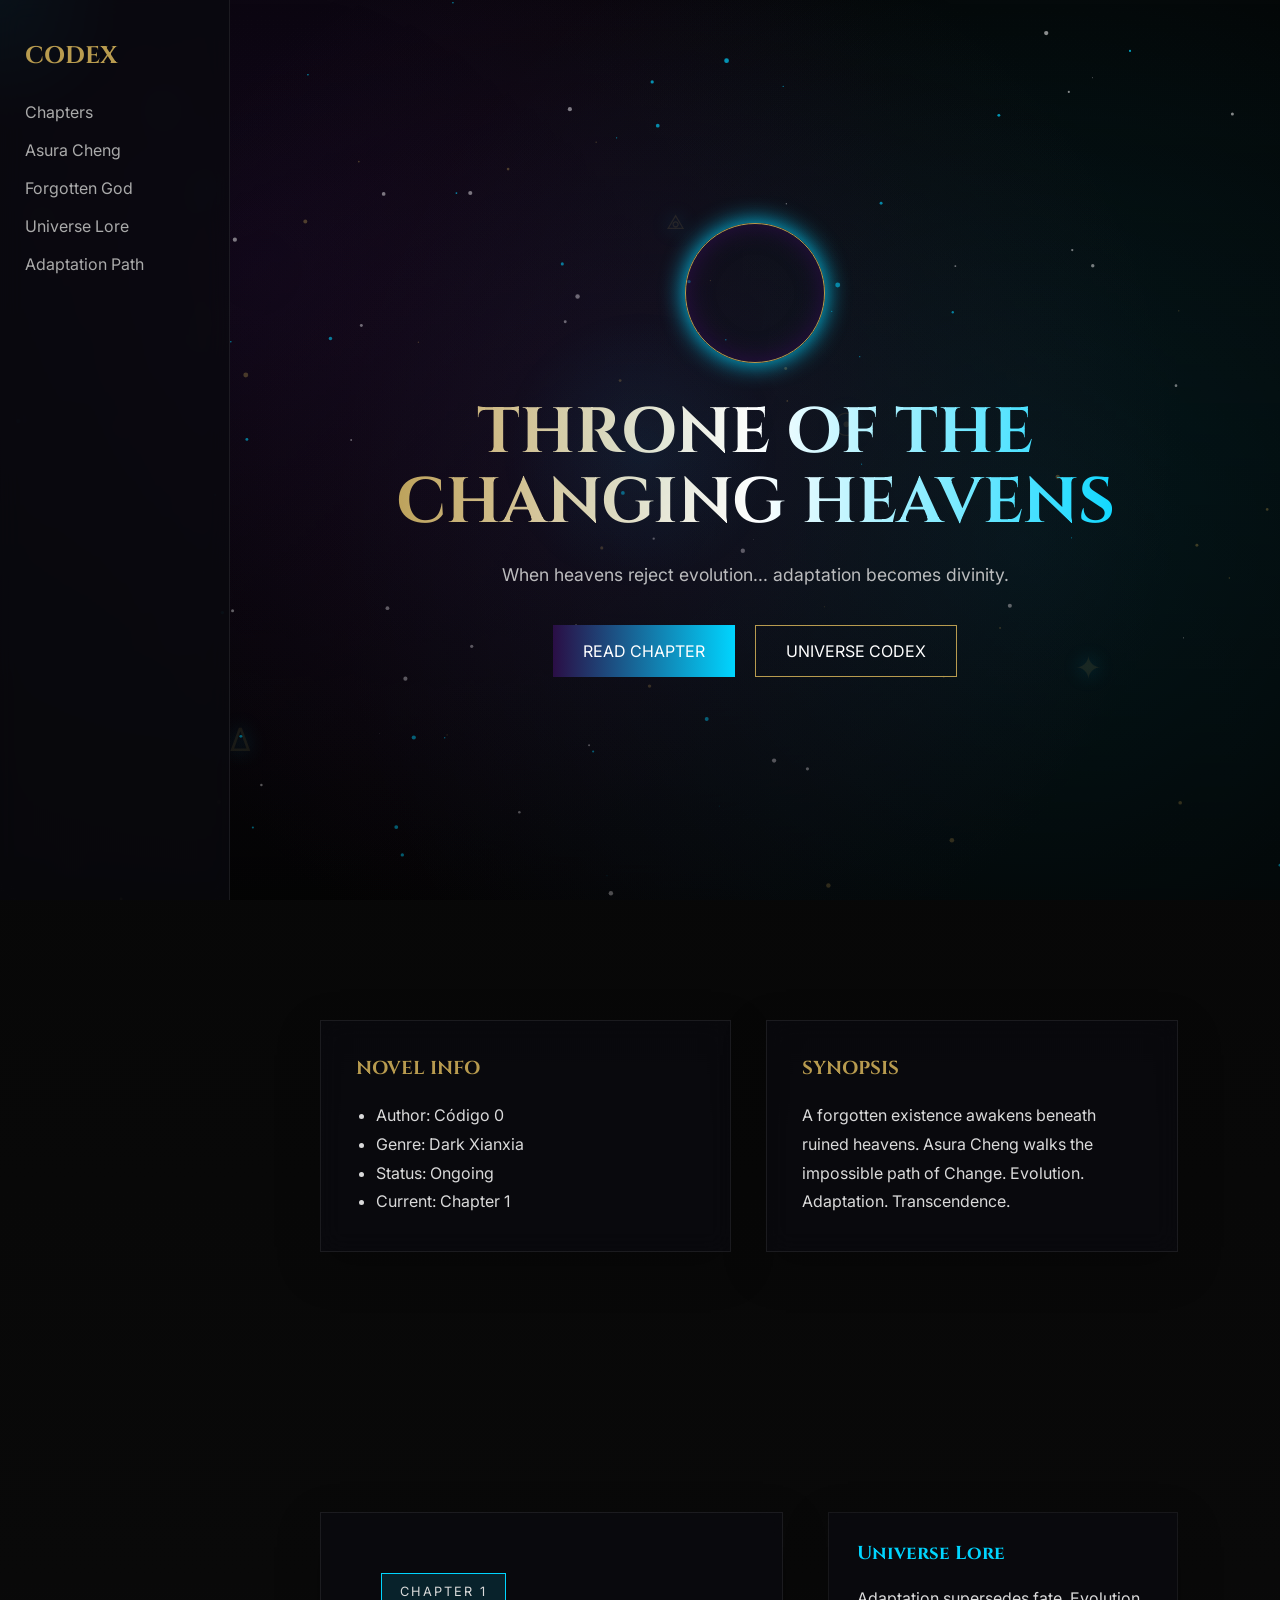
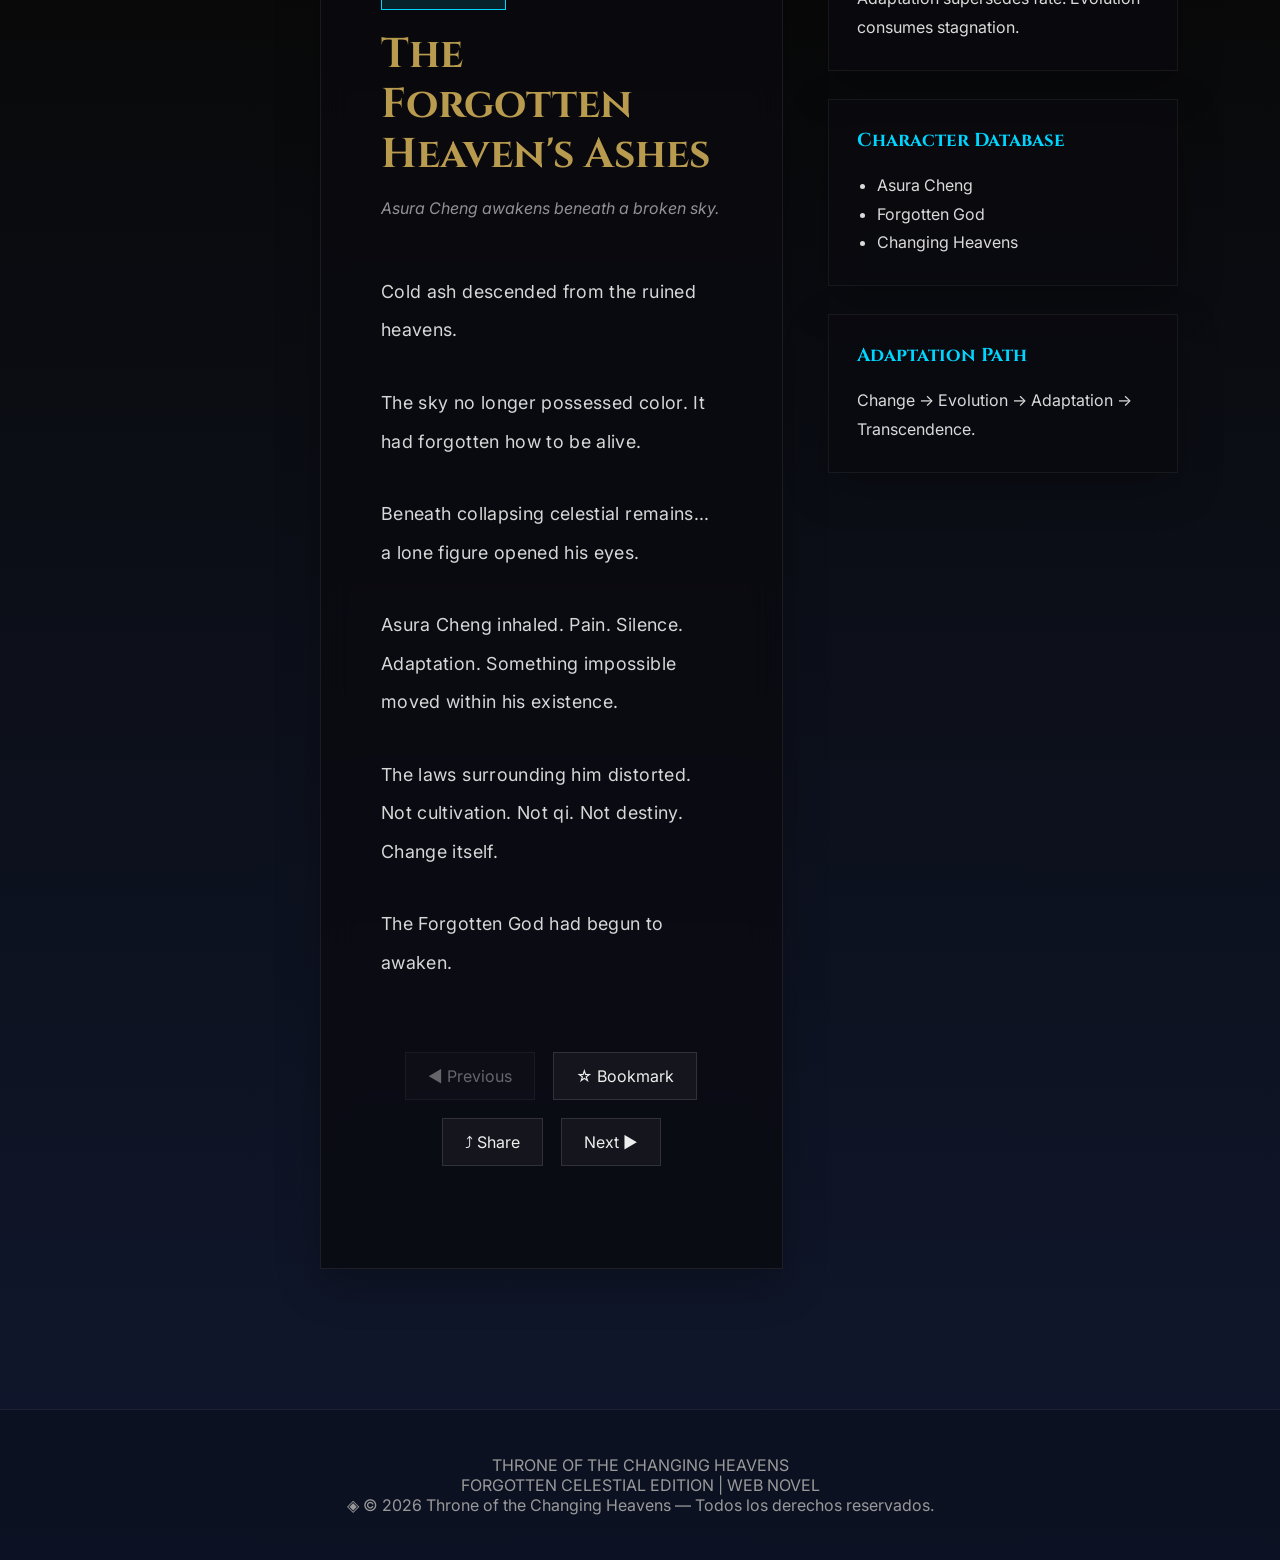
<file: index.html>
<!DOCTYPE html>
<html lang="es">
<head>
  <meta charset="UTF-8">
  <meta name="viewport" content="width=device-width, initial-scale=1.0">
  <meta name="description" content="Throne of the Changing Heavens — Forgotten Celestial Edition">
  <title>THRONE OF THE CHANGING HEAVENS | WEBOFICIAL</title>

  <link rel="preconnect" href="https://fonts.googleapis.com">
  <link rel="preconnect" href="https://fonts.gstatic.com" crossorigin>
  <link href="https://fonts.googleapis.com/css2?family=Cinzel:wght@400;700&family=Inter:wght@300;400;600&display=swap" rel="stylesheet">
  <link rel="stylesheet" href="css/style.css">
</head>

<body>
  <!-- LOADER -->
  <div id="loader" aria-hidden="true">
    <div class="sigil"></div>
    <h1>THRONE OF THE CHANGING HEAVENS</h1>
    <p>FORGOTTEN CELESTIAL EDITION</p>
  </div>

  <!-- BACKGROUND -->
  <canvas id="cosmos" aria-hidden="true"></canvas>
  <div class="nebula-layer" aria-hidden="true"></div>

  <div class="rune-field" aria-hidden="true">
    <div class="rune r1">ᚱ</div>
    <div class="rune r2">✦</div>
    <div class="rune r3">☉</div>
    <div class="rune r4">∆</div>
    <div class="rune r5">⟁</div>
  </div>

  <div id="mouseGlow" aria-hidden="true"></div>

  <!-- SIDEBAR -->
  <aside class="sidebar" aria-label="Codex navigation">
    <h2>CODEX</h2>
    <nav>
      <a href="capitulos/index.html">Chapters</a>
      <a href="#character">Asura Cheng</a>
      <a href="#lore">Forgotten God</a>
      <a href="#codex">Universe Lore</a>
      <a href="#adaptation">Adaptation Path</a>
    </nav>
  </aside>

  <main>
    <!-- HERO -->
    <header class="hero">
      <div class="hero-overlay" aria-hidden="true"></div>

      <div class="hero-content reveal">
        <div class="hero-sigil" aria-hidden="true"></div>

        <h1>THRONE OF THE CHANGING HEAVENS</h1>

        <p>
          When heavens reject evolution...
          adaptation becomes divinity.
        </p>

        <div class="buttons">
          <a class="button" href="capitulos/index.html">READ CHAPTER</a>
          <a class="button secondary" href="#codex">UNIVERSE CODEX</a>
        </div>
      </div>
    </header>

    <!-- INFO -->
    <section class="panel reveal" id="codex">
      <div class="card">
        <h3>NOVEL INFO</h3>
        <ul>
          <li>Author: Código 0</li>
          <li>Genre: Dark Xianxia</li>
          <li>Status: Ongoing</li>
          <li>Current: Chapter 1</li>
        </ul>
      </div>

      <div class="card">
        <h3>SYNOPSIS</h3>
        <p>
          A forgotten existence awakens beneath ruined heavens.
          Asura Cheng walks the impossible path of Change.
          Evolution. Adaptation. Transcendence.
        </p>
      </div>
    </section>

    <!-- READING ENGINE -->
    <section class="reading-wrapper reveal" id="chapter">
      <div class="reading-main">
        <div class="progress-container" aria-label="Reading progress">
          <div id="progressBar"></div>
        </div>

        <article class="chapter" aria-labelledby="chapter-title">
          <div class="chapter-header">
            <span class="chapter-tag">CHAPTER 1</span>

            <h2 id="chapter-title">The Forgotten Heaven's Ashes</h2>

            <p class="chapter-subtitle">
              Asura Cheng awakens beneath a broken sky.
            </p>
          </div>

          <div class="chapter-content">
            <p>Cold ash descended from the ruined heavens.</p>

            <p>
              The sky no longer possessed color.
              It had forgotten how to be alive.
            </p>

            <p>
              Beneath collapsing celestial remains...
              a lone figure opened his eyes.
            </p>

            <p>
              Asura Cheng inhaled.
              Pain. Silence. Adaptation.
              Something impossible moved within his existence.
            </p>

            <p>
              The laws surrounding him distorted.
              Not cultivation. Not qi. Not destiny.
              Change itself.
            </p>

            <p>
              The Forgotten God had begun to awaken.
            </p>
          </div>

          <div class="chapter-controls" aria-label="Chapter controls">
            <button id="prevBtn" type="button" disabled>◀ Previous</button>
            <button id="bookmarkBtn" type="button">☆ Bookmark</button>
            <button id="shareBtn" type="button">⤴ Share</button>
            <button id="nextBtn" type="button">Next ▶</button>
          </div>

          <p id="chapterStatus" class="chapter-status" role="status" aria-live="polite"></p>
        </article>
      </div>

      <!-- READING SIDEBAR -->
      <aside class="reading-sidebar" aria-label="Universe information">
        <div class="mini-card" id="lore">
          <h3>Universe Lore</h3>
          <p>Adaptation supersedes fate. Evolution consumes stagnation.</p>
        </div>

        <div class="mini-card" id="character">
          <h3>Character Database</h3>
          <ul>
            <li>Asura Cheng</li>
            <li>Forgotten God</li>
            <li>Changing Heavens</li>
          </ul>
        </div>

        <div class="mini-card" id="adaptation">
          <h3>Adaptation Path</h3>
          <p>Change → Evolution → Adaptation → Transcendence.</p>
        </div>
      </aside>
    </section>
  </main>

  <!-- FOOTER -->
  <footer>
    <p>THRONE OF THE CHANGING HEAVENS</p>
    <span>FORGOTTEN CELESTIAL EDITION | WEB NOVEL</span>
    <p>◈ © 2026 Throne of the Changing Heavens — Todos los derechos reservados.</p>
  </footer>

  <script src="js/script.js" defer></script>
</body>
</html>
</file>
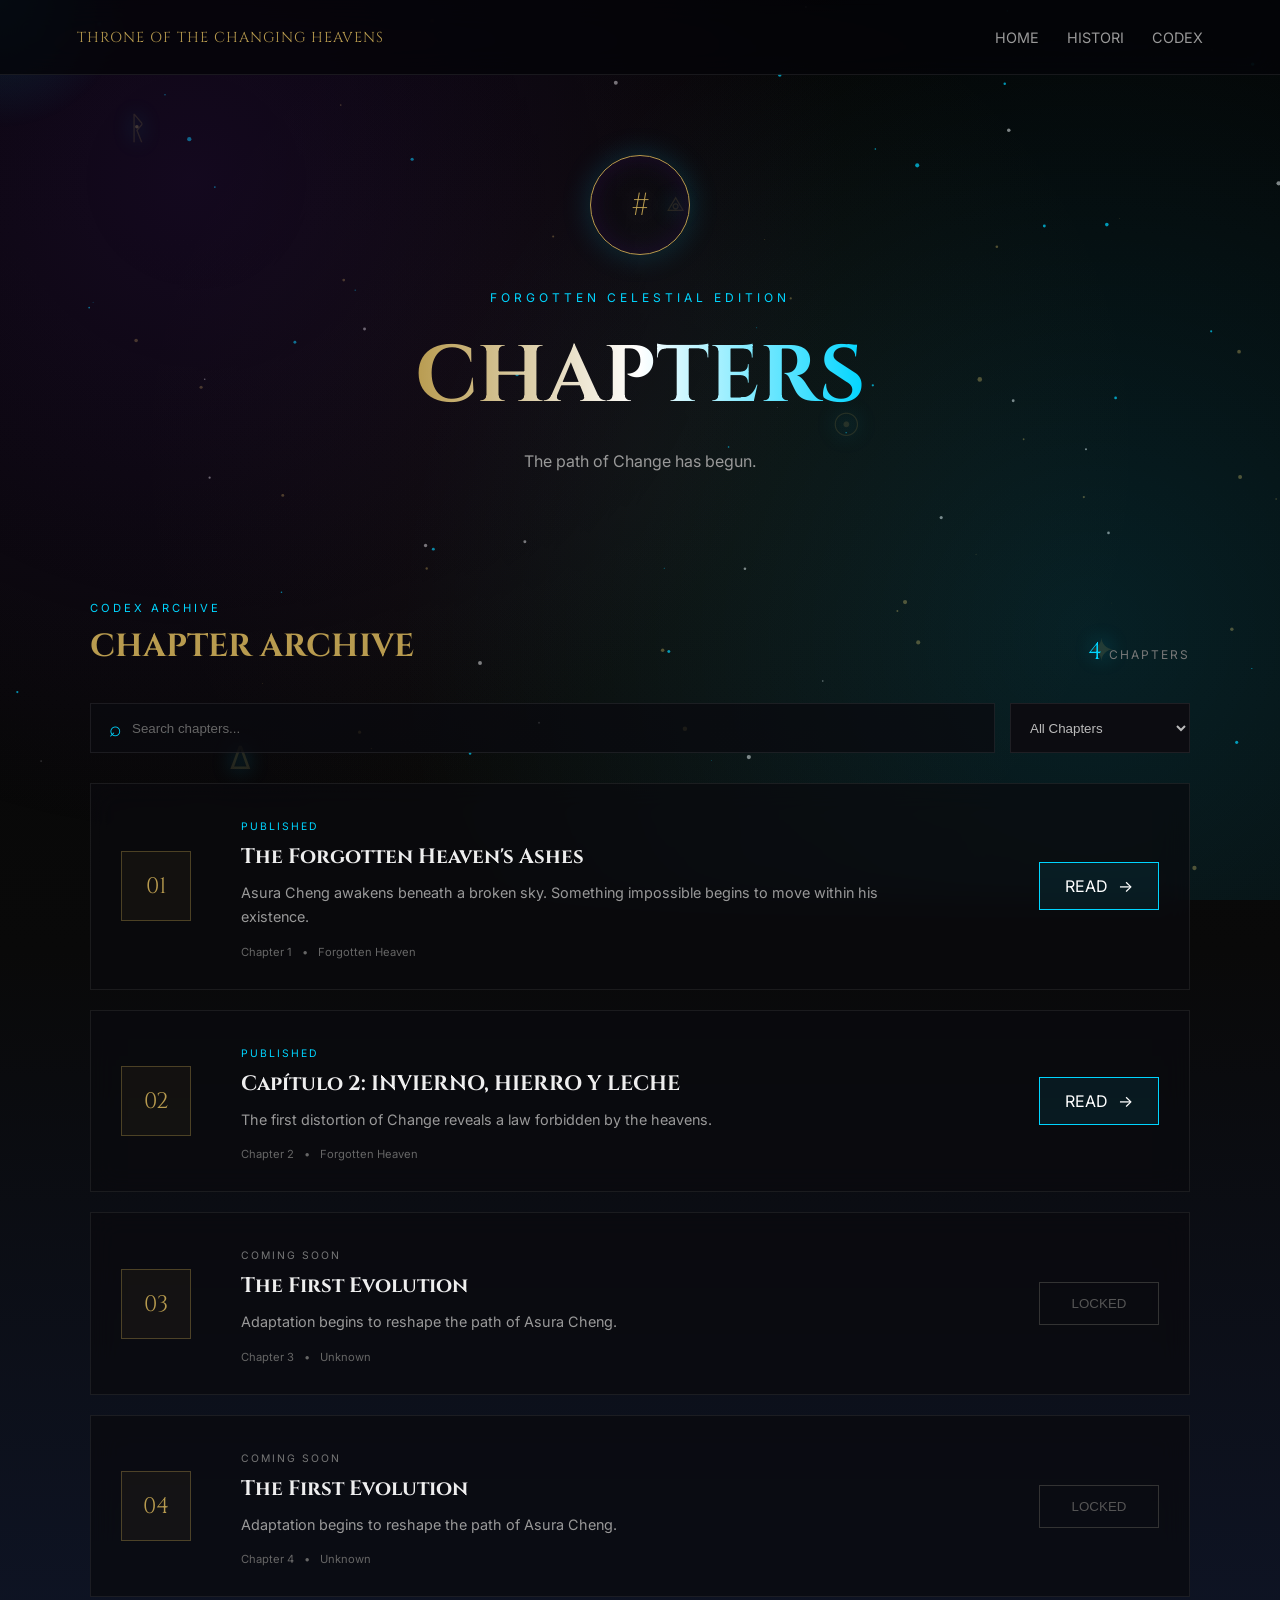
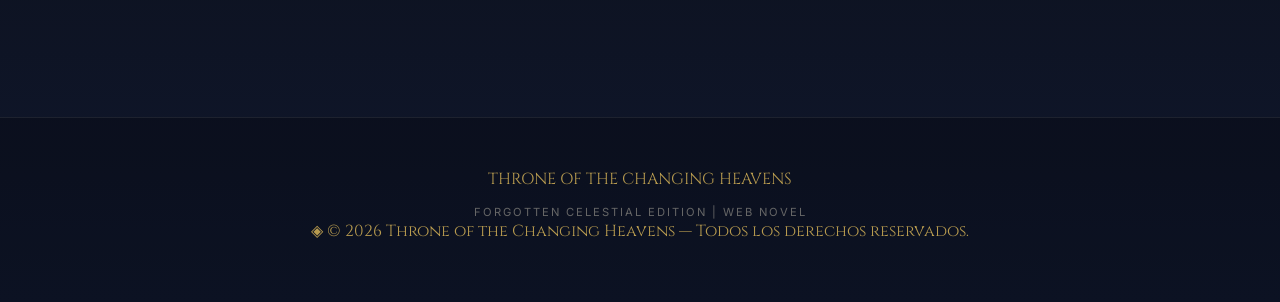
<file: capitulos/index.html>
<!DOCTYPE html>
<html lang="es">
<head>
  <meta charset="UTF-8">

  <meta
    name="viewport"
    content="width=device-width, initial-scale=1.0"
  >

  <meta
    name="description"
    content="Capítulos de Throne of the Changing Heavens"
  >

  <title>
    CHAPTERS | THRONE OF THE CHANGING HEAVENS
  </title>

  <link
    rel="preconnect"
    href="https://fonts.googleapis.com"
  >

  <link
    rel="preconnect"
    href="https://fonts.gstatic.com"
    crossorigin
  >

  <link
    href="https://fonts.googleapis.com/css2?family=Cinzel:wght@400;600;700&family=Inter:wght@300;400;500;600&display=swap"
    rel="stylesheet"
  >

  <link rel="stylesheet" href="../css/indexcap.css">
</head>

<body>

  <!-- ==========================================
       BACKGROUND
  =========================================== -->

  <canvas id="cosmos"></canvas>

  <div class="nebula-layer"></div>

  <div class="rune-field" aria-hidden="true">

    <span class="rune r1">ᚱ</span>
    <span class="rune r2">✦</span>
    <span class="rune r3">☉</span>
    <span class="rune r4">∆</span>
    <span class="rune r5">⟁</span>

  </div>

  <div id="mouseGlow"></div>


  <!-- ==========================================
       NAVBAR
  =========================================== -->

  <header class="topbar">

    <a href="index.html" class="logo">
      THRONE OF THE CHANGING HEAVENS
    </a>

    <nav class="main-nav">
      <a href="../index.html">HOME</a>
      <a href="histori.html">HISTORI</a>
      <a href="../index.html#codex">CODEX</a>
    </nav>

  </header>


  <!-- ==========================================
       HERO
  =========================================== -->

  <section class="chapters-hero">

    <div class="chapter-symbol">
        <span>#</span>
      </div>
    <span class="eyebrow">
      FORGOTTEN CELESTIAL EDITION
    </span>

    <h1>
      CHAPTERS
    </h1>

    <p>
      The path of Change has begun.
    </p>

  </section>


  <!-- ==========================================
       CHAPTER DATABASE
  =========================================== -->

  <main class="chapters-container">

    <div class="chapter-heading">

      <div>

        <span class="section-label">
          CODEX ARCHIVE
        </span>

        <h2>
          CHAPTER ARCHIVE
        </h2>

      </div>

      <div class="chapter-count">

        <span id="chapterCount">
          0
        </span>

        CHAPTERS

      </div>

    </div>


    <!-- ========================================
         SEARCH + FILTER
    ========================================= -->

    <section class="chapter-tools">

      <div class="search-box">

        <span>⌕</span>

        <input
          type="search"
          id="chapterSearch"
          placeholder="Search chapters..."
          autocomplete="off"
        >

      </div>


      <select id="statusFilter">

        <option value="all">
          All Chapters
        </option>

        <option value="published">
          Published
        </option>

        <option value="coming">
          Coming Soon
        </option>

      </select>

    </section>


    <!-- ========================================
         CHAPTER LIST
    ========================================= -->

    <section
      id="chapterList"
      class="chapter-list"
      aria-live="polite"
    >


      <!-- CHAPTER 1 -->

      <article
        class="chapter-card reveal"
        data-title="The Forgotten Heaven's Ashes"
        data-status="published"
      >

        <div class="chapter-number">

          <span>
            01
          </span>

        </div>


        <div class="chapter-info">

          <span class="chapter-status published">
            PUBLISHED
          </span>

          <h3>
            The Forgotten Heaven's Ashes
          </h3>

          <p>
            Asura Cheng awakens beneath a broken sky.
            Something impossible begins to move within
            his existence.
          </p>

          <div class="chapter-meta">

            <span>
              Chapter 1
            </span>

            <span>
              •
            </span>

            <span>
              Forgotten Heaven
            </span>

          </div>

        </div>


        <div class="chapter-action">

          <a
            href="capitulos.html"
            class="read-button"
          >
            READ
            <span>→</span>
          </a>

        </div>

      </article>


      <!-- CHAPTER 2 -->

      <article
        class="chapter-card reveal"
        data-title="The Law That Should Not Exist"
        data-status="coming"
      >

        <div class="chapter-number">

          <span>
            02
          </span>

        </div>


        <div class="chapter-info">

          <span class="chapter-status published">
            PUBLISHED
          </span>

          <h3>
            Capítulo 2: INVIERNO, HIERRO Y LECHE
          </h3>

          <p>
            The first distortion of Change reveals a
            law forbidden by the heavens.
          </p>

          <div class="chapter-meta">

            <span>
              Chapter 2
            </span>

            <span>
              •
            </span>

            <span>
              Forgotten Heaven
            </span>

          </div>

        </div>


        <div class="chapter-action">

          <a
            href="capitulo2.html"
            class="read-button"
          >
            READ
            <span>→</span>
          </a>

        </div>

      </article>


      <!-- CHAPTER 3 -->

      <article
        class="chapter-card reveal"
        data-title="The First Evolution"
        data-status="coming"
      >

        <div class="chapter-number">

          <span>
            03
          </span>

        </div>


        <div class="chapter-info">

          <span class="chapter-status coming">
            COMING SOON
          </span>

          <h3>
            The First Evolution
          </h3>

          <p>
            Adaptation begins to reshape the path of
            Asura Cheng.
          </p>

          <div class="chapter-meta">

            <span>
              Chapter 3
            </span>

            <span>
              •
            </span>

            <span>
              Unknown
            </span>

          </div>

        </div>


        <div class="chapter-action">

          <button
            class="read-button disabled"
            type="button"
            disabled
          >
            LOCKED
          </button>

        </div>

      </article>

      <!-- CHAPTER 4 -->

      <article
        class="chapter-card reveal"
        data-title="The First Evolution"
        data-status="coming"
      >

        <div class="chapter-number">

          <span>
            04
          </span>

        </div>


        <div class="chapter-info">

          <span class="chapter-status coming">
            COMING SOON
          </span>

          <h3>
            The First Evolution
          </h3>

          <p>
            Adaptation begins to reshape the path of
            Asura Cheng.
          </p>

          <div class="chapter-meta">

            <span>
              Chapter 4
            </span>

            <span>
              •
            </span>

            <span>
              Unknown
            </span>

          </div>

        </div>


        <div class="chapter-action">

          <button
            class="read-button disabled"
            type="button"
            disabled
          >
            LOCKED
          </button>

        </div>

      </article>
      <!-- EMPTY STATE -->

      <div
        id="emptyState"
        class="empty-state"
        hidden
      >

        <div class="empty-symbol">
          ∅
        </div>

        <h3>
          No chapters found
        </h3>

        <p>
          The celestial archive contains no matching
          chapter.
        </p>

      </div>

    </section>

  </main>


  <!-- =========================================================
       FOOTER
  ========================================================== -->
  <footer>
    <p>THRONE OF THE CHANGING HEAVENS</p>
    <span>FORGOTTEN CELESTIAL EDITION | WEB NOVEL</span>
    <p>◈ © 2026 Throne of the Changing Heavens — Todos los derechos reservados.</p>
  </footer>


  <script src="../js/indexcap.js" defer></script>

</body>
</html>
</file>
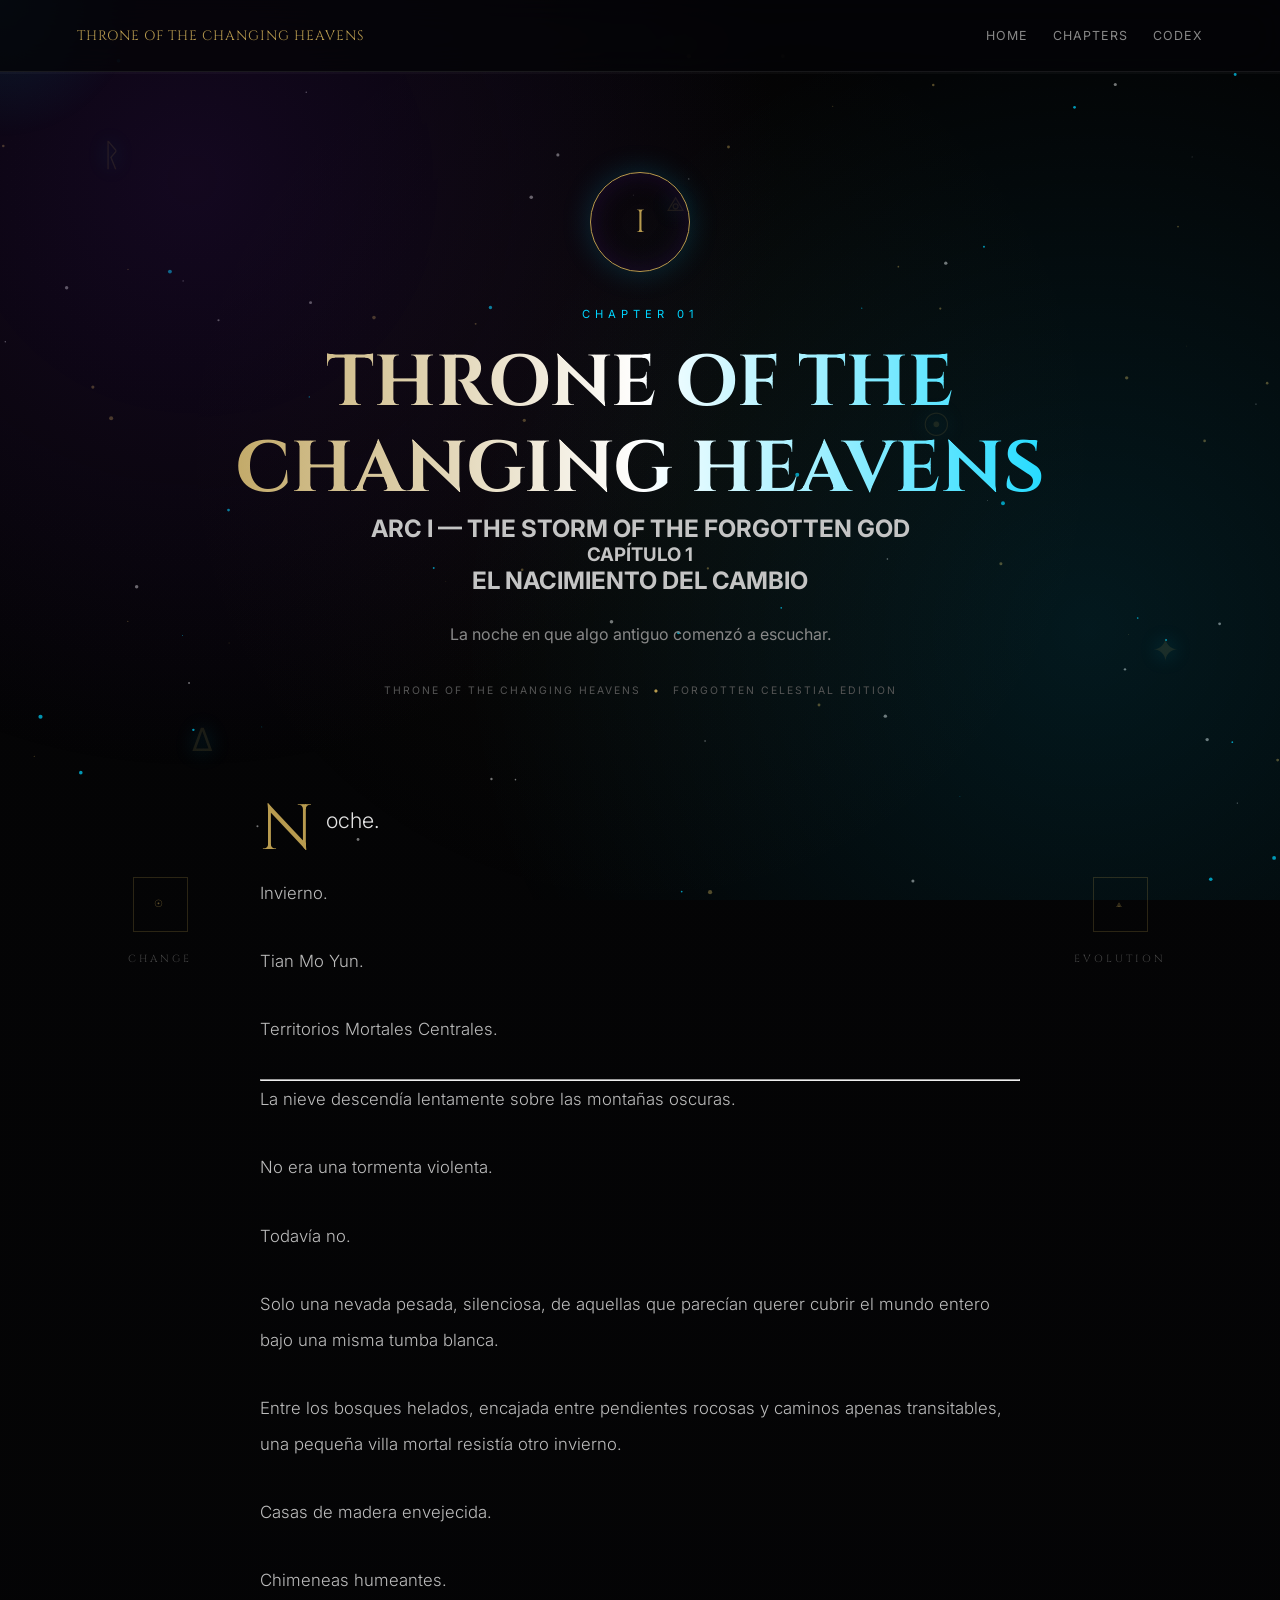
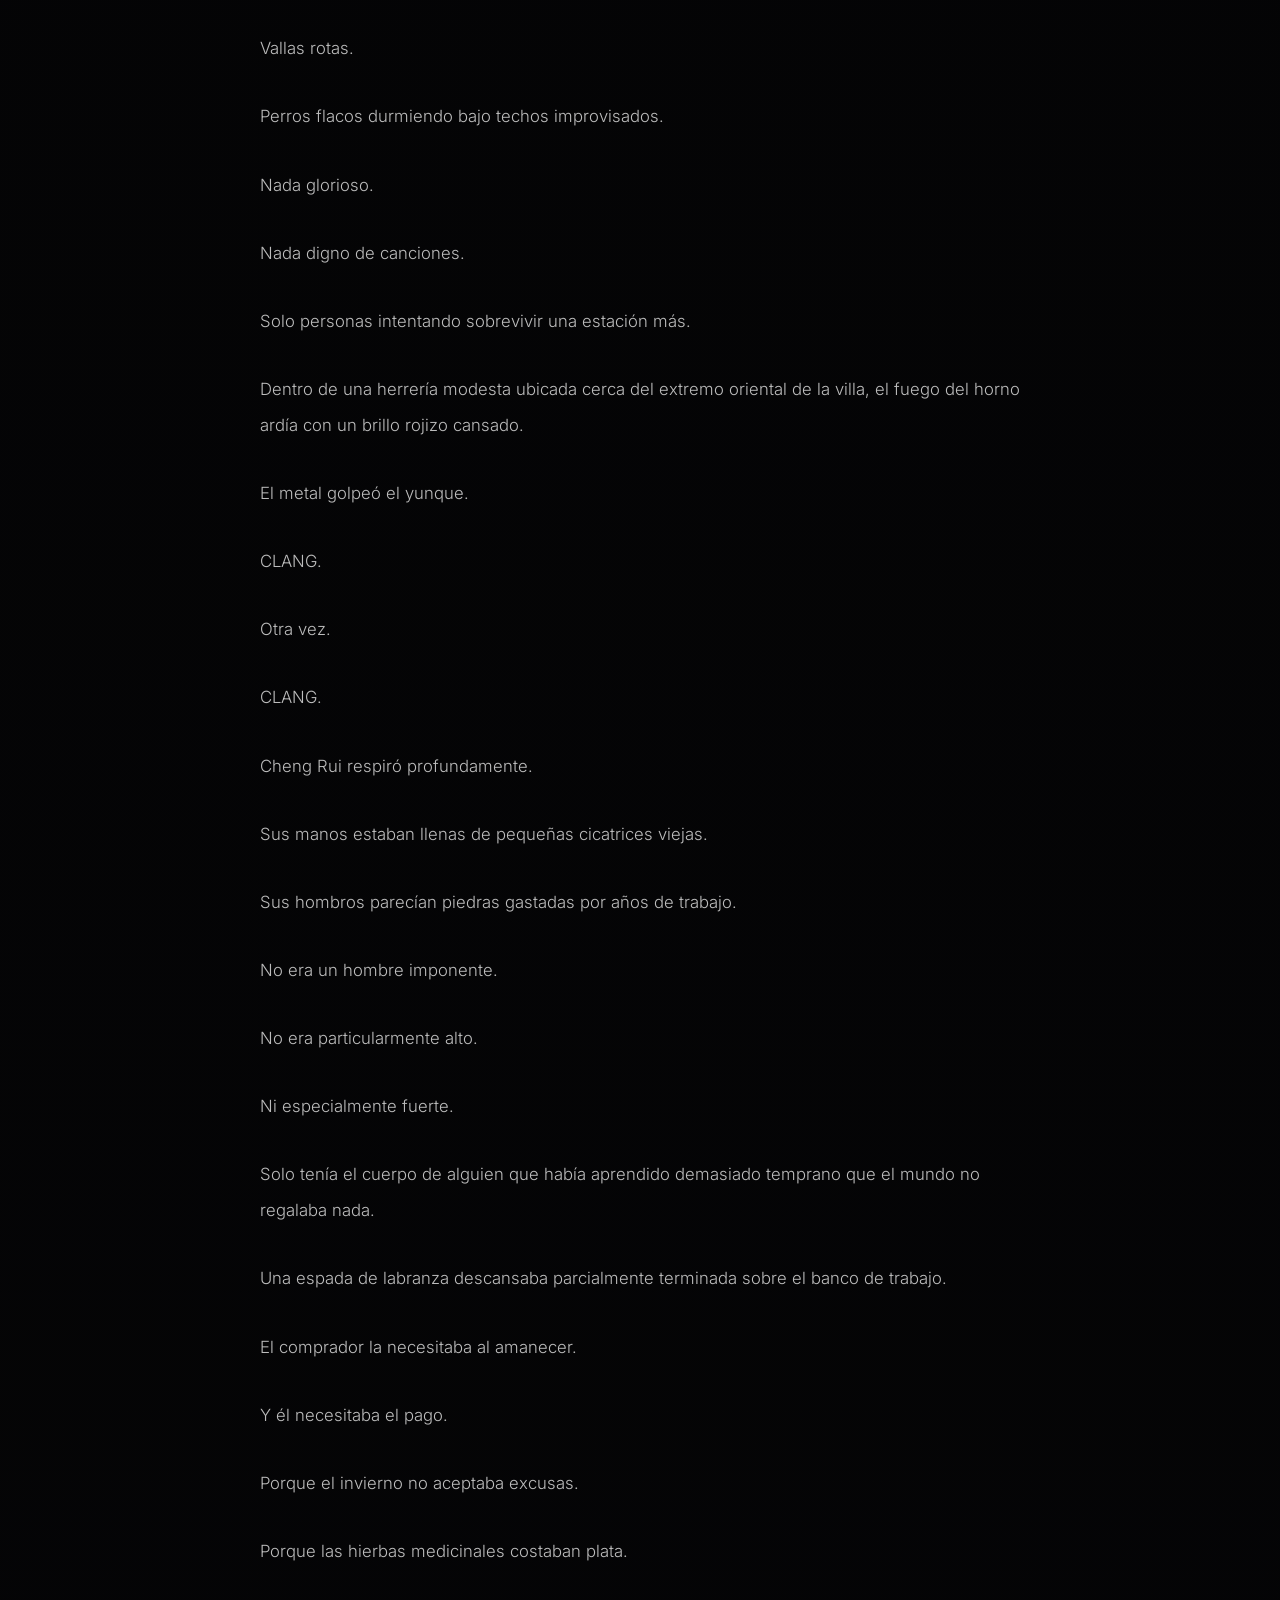
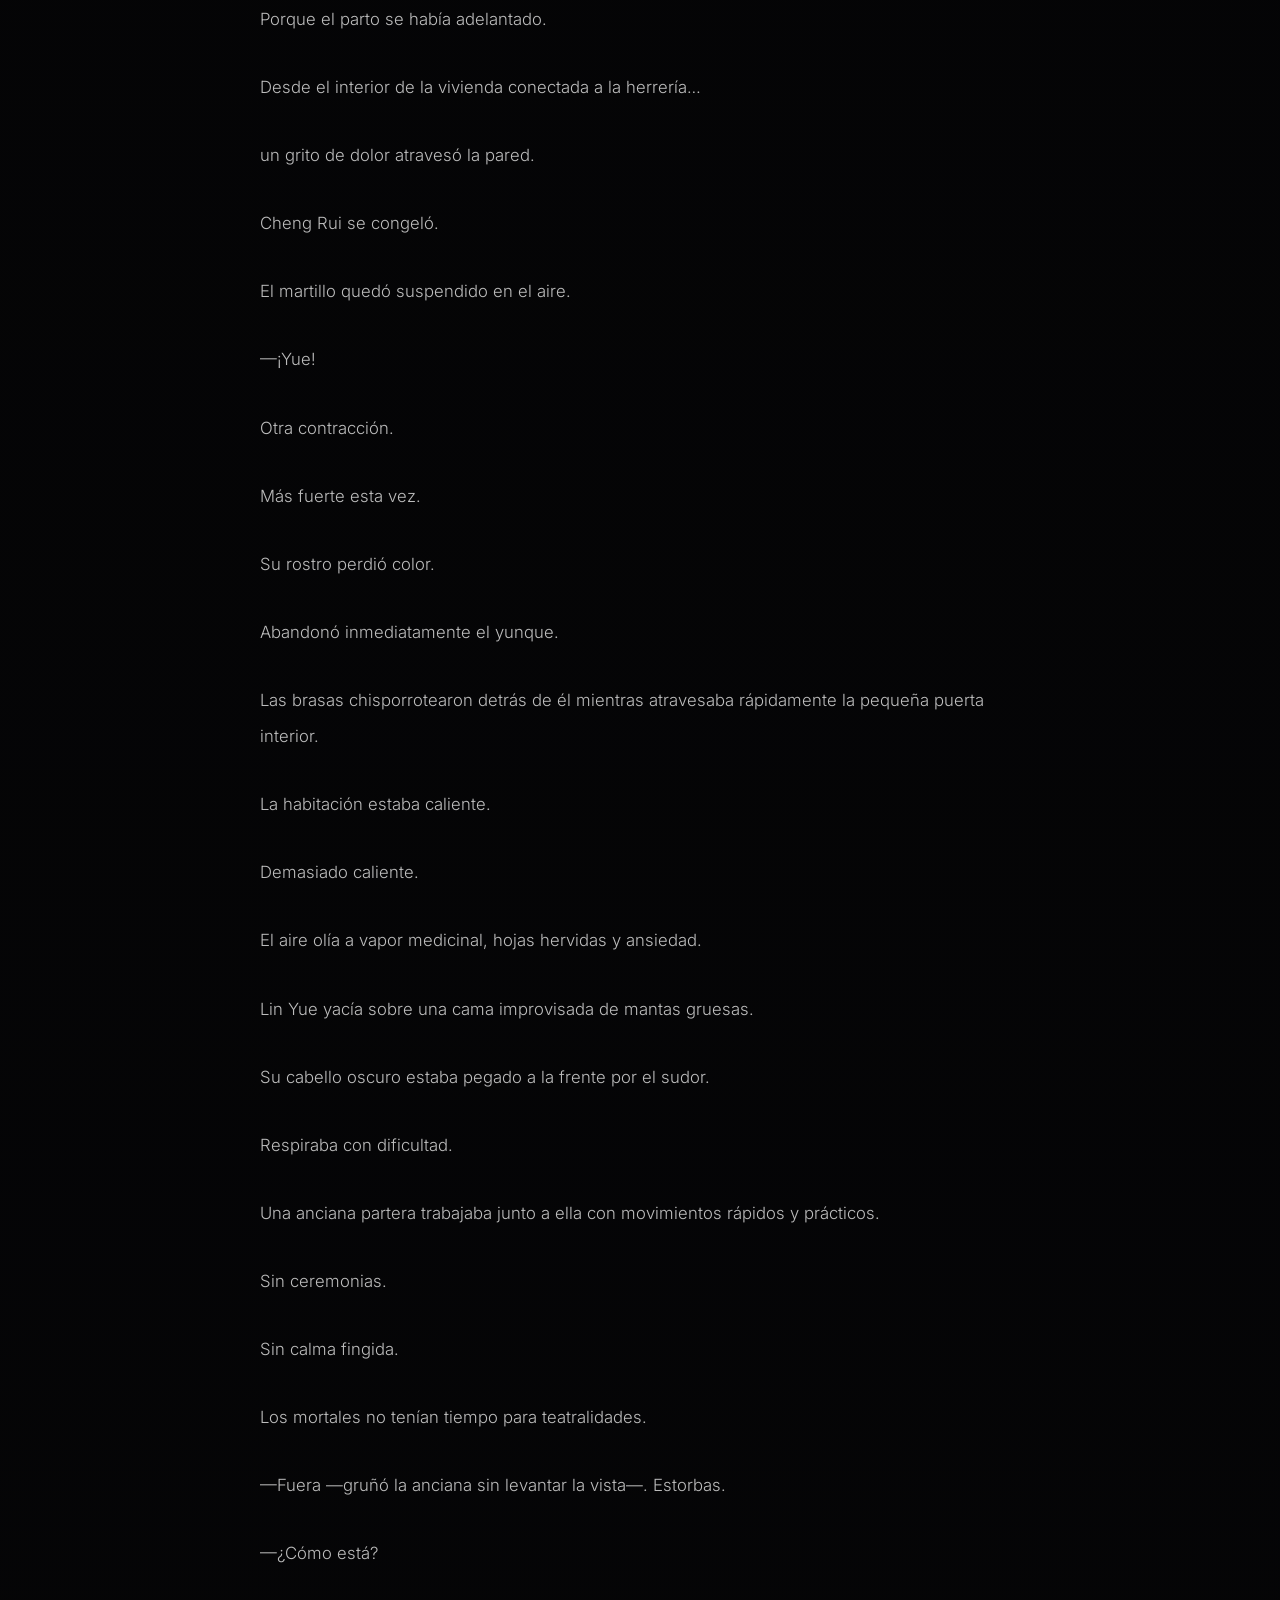
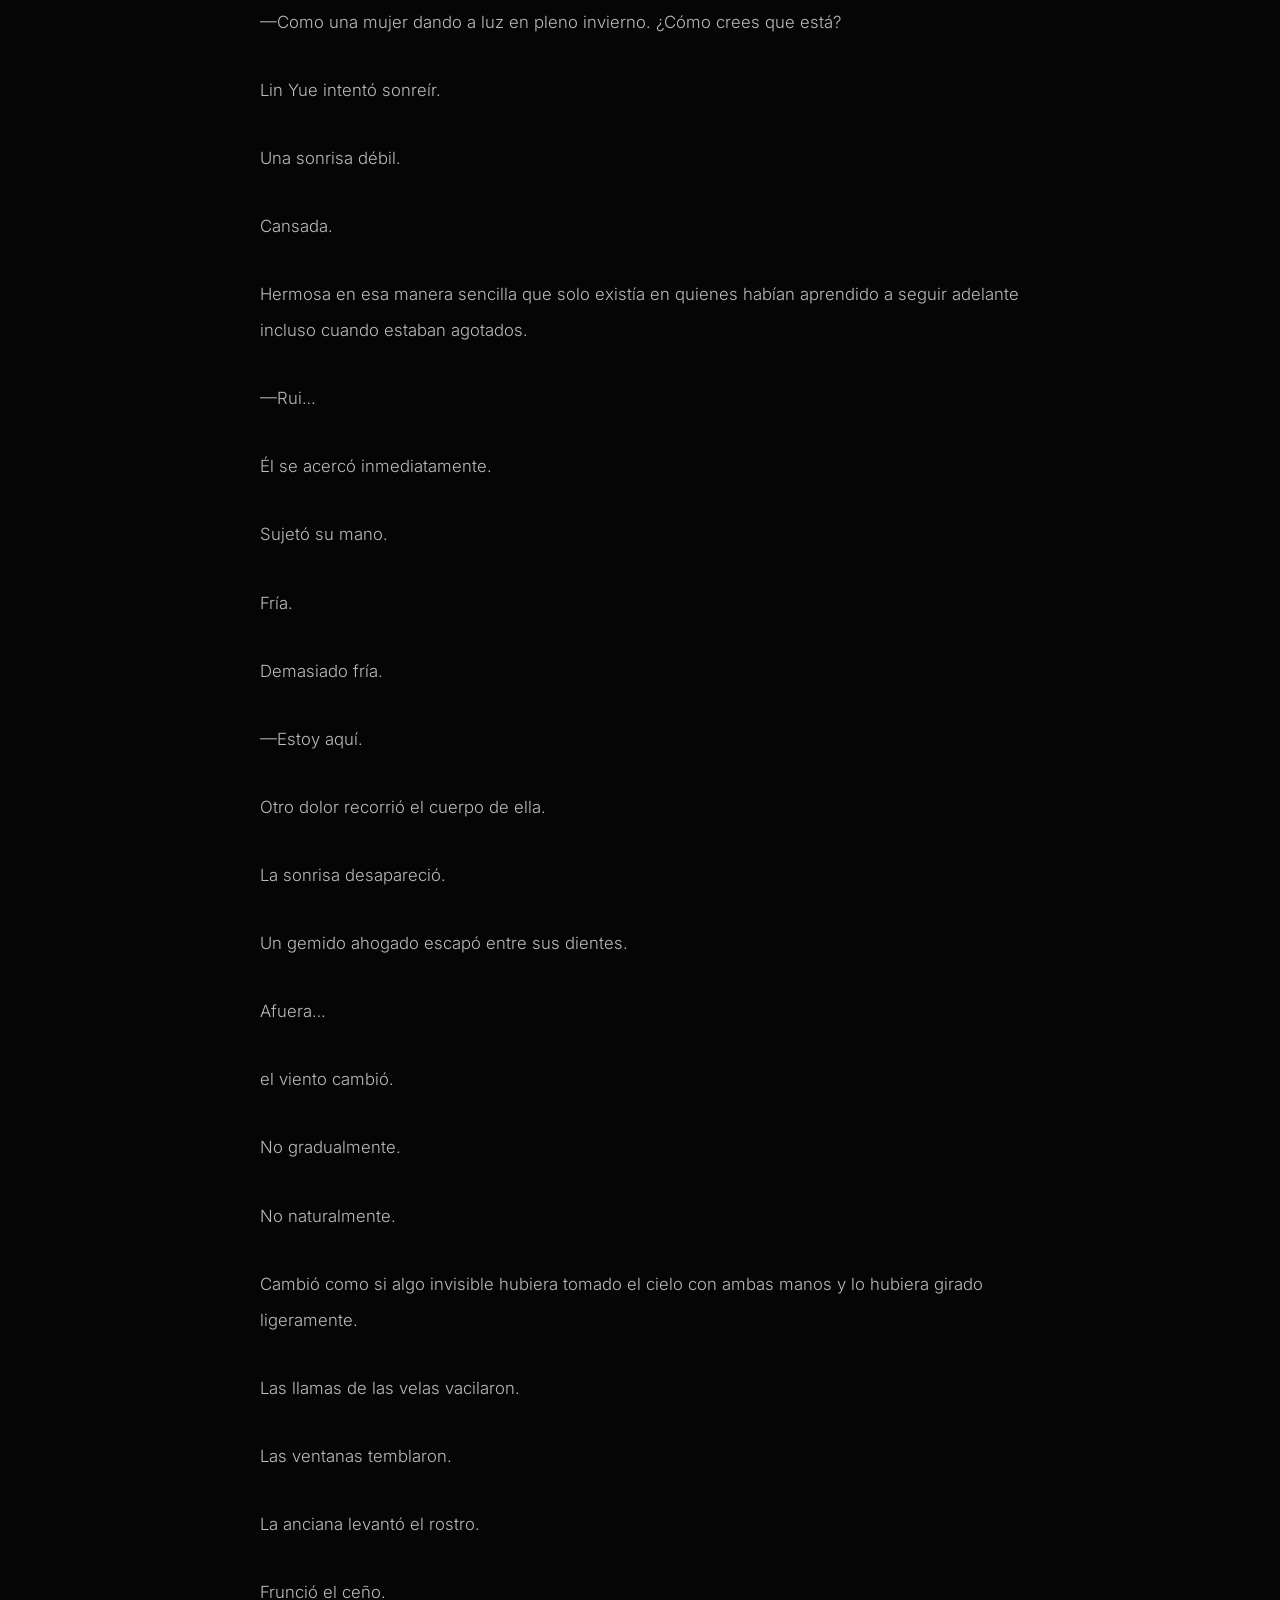
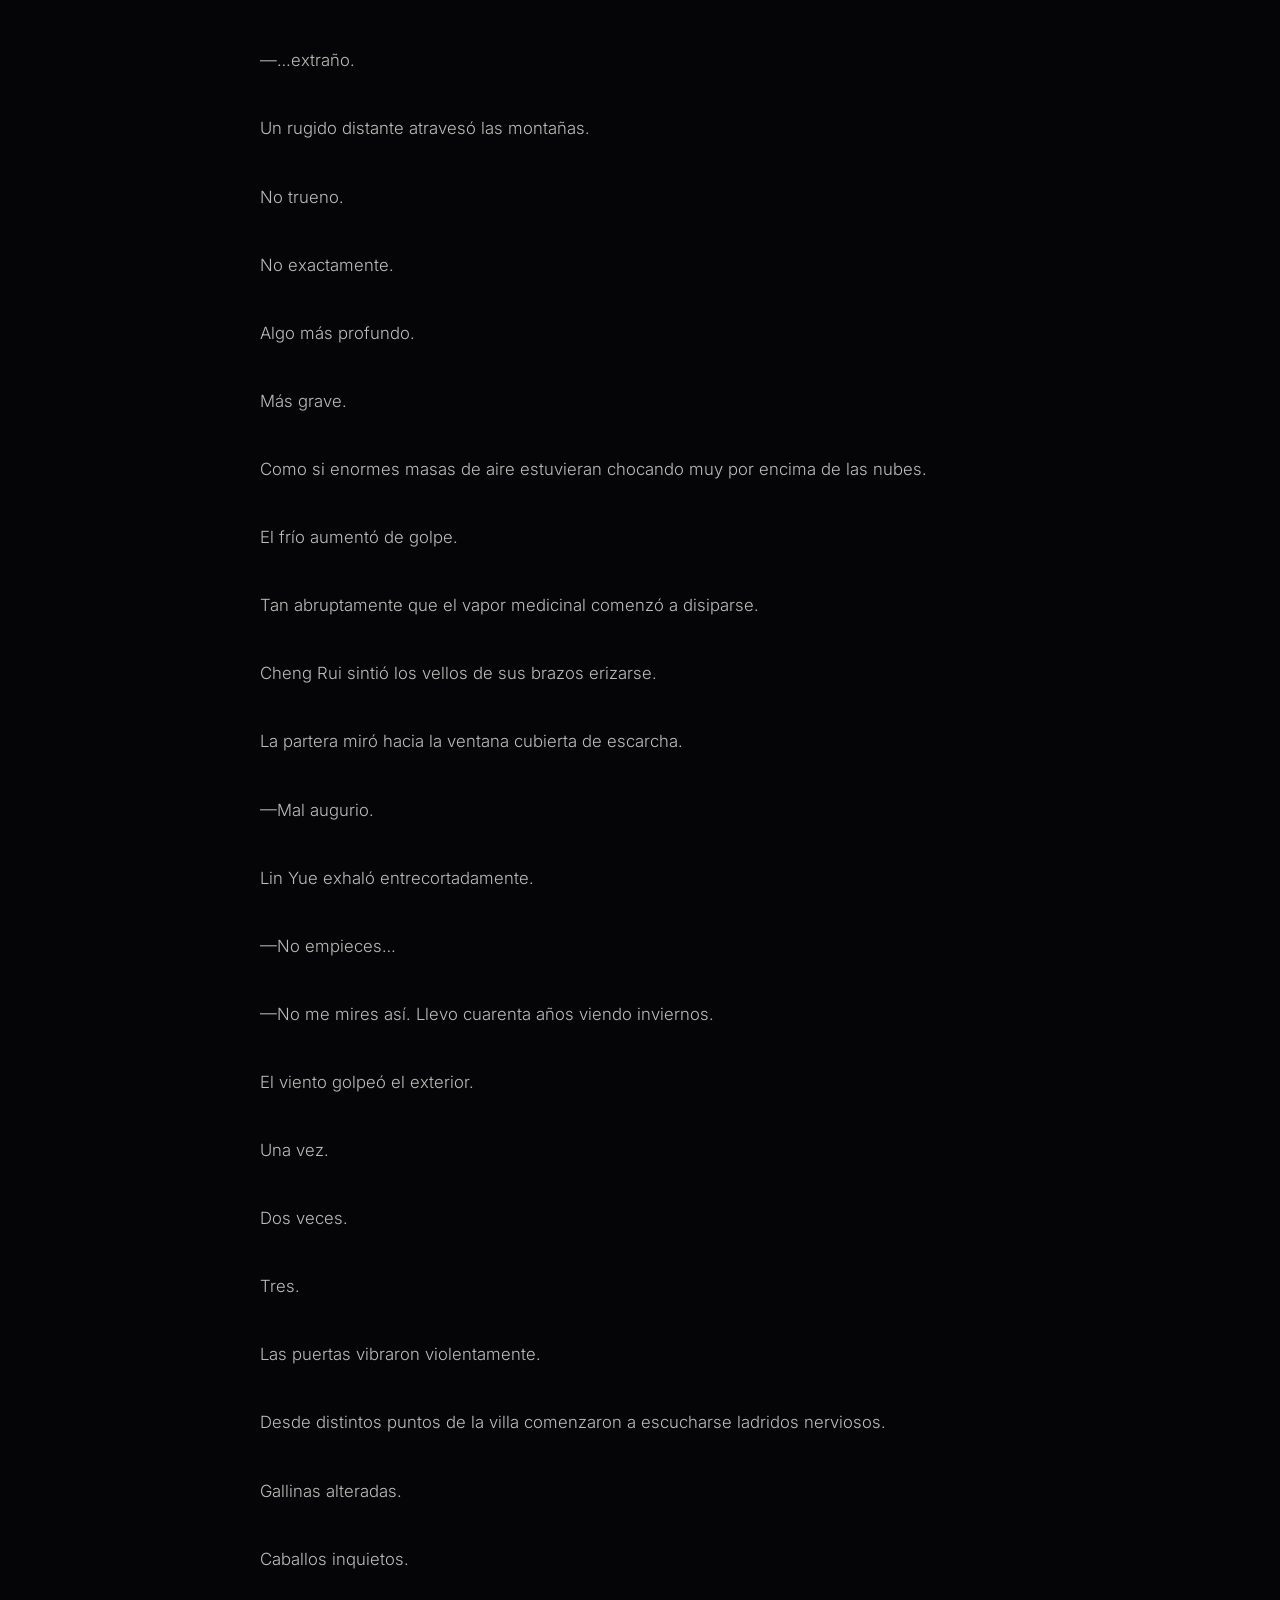
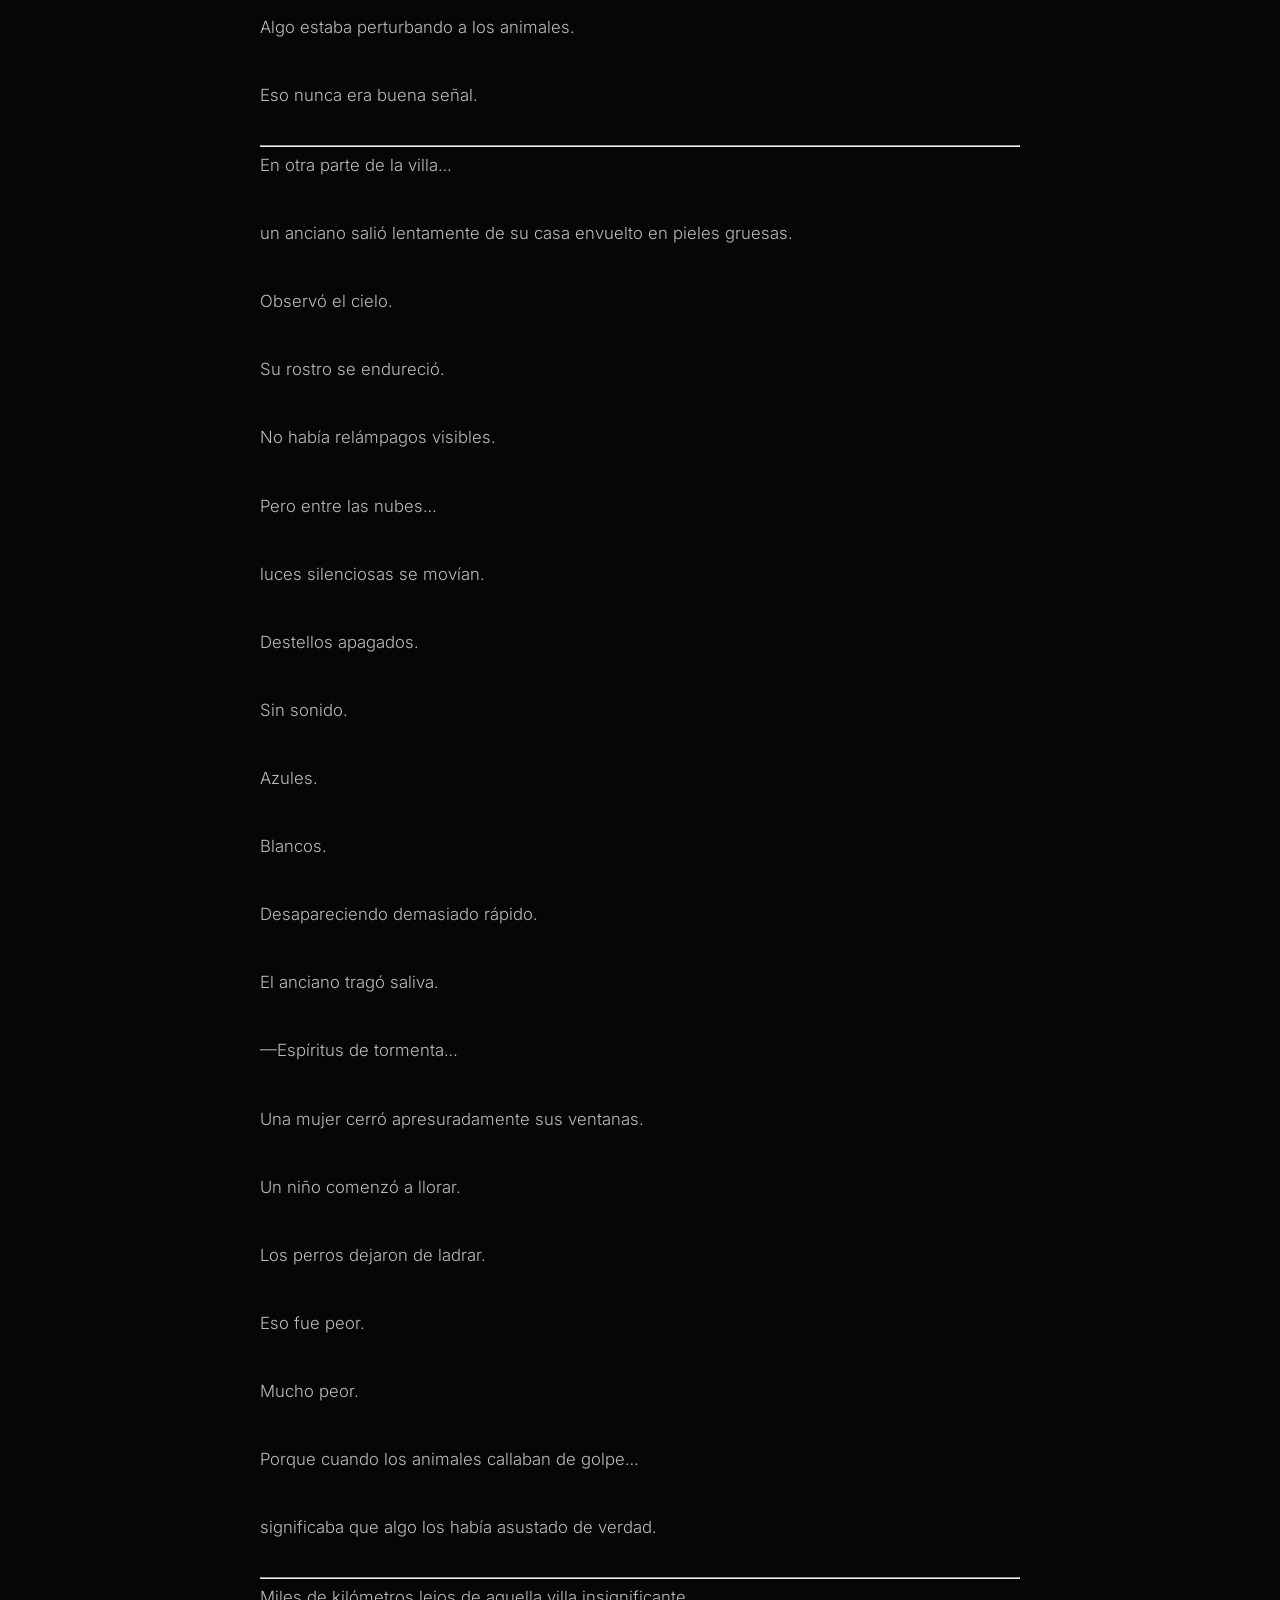
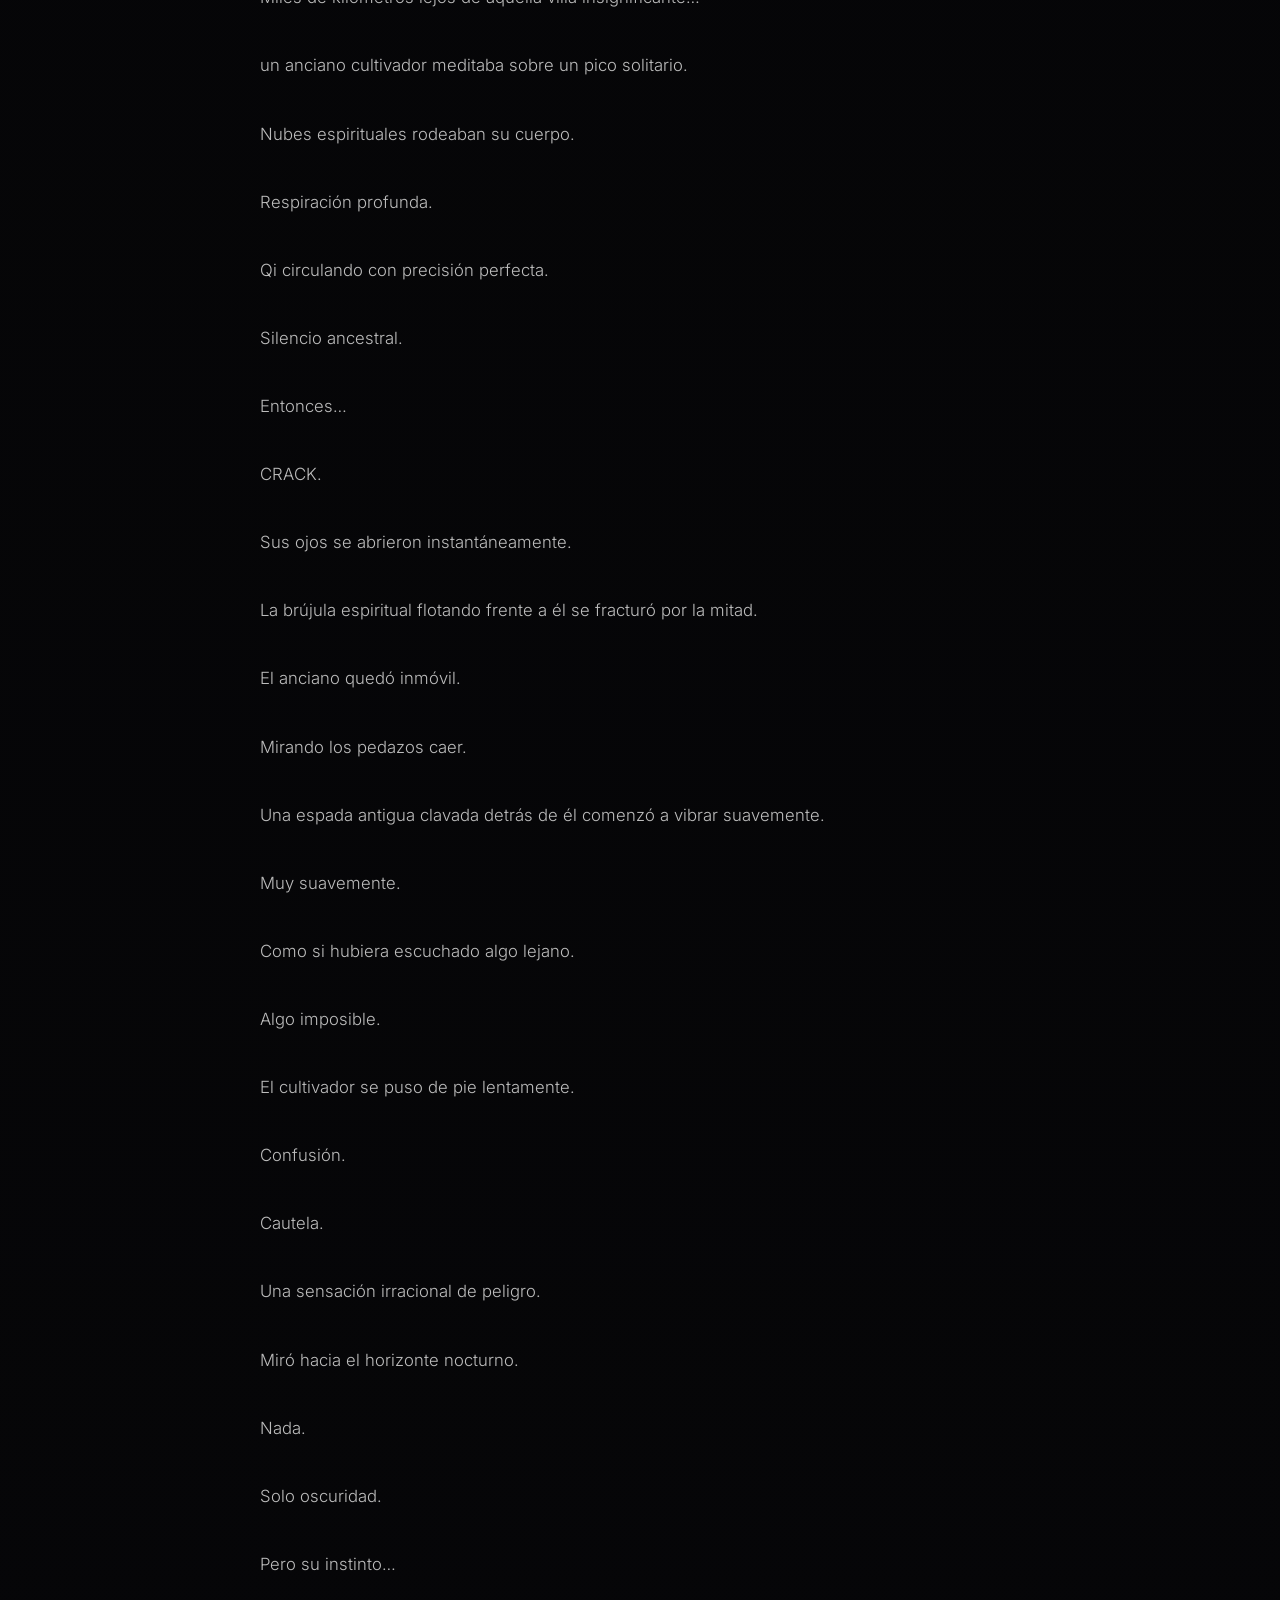
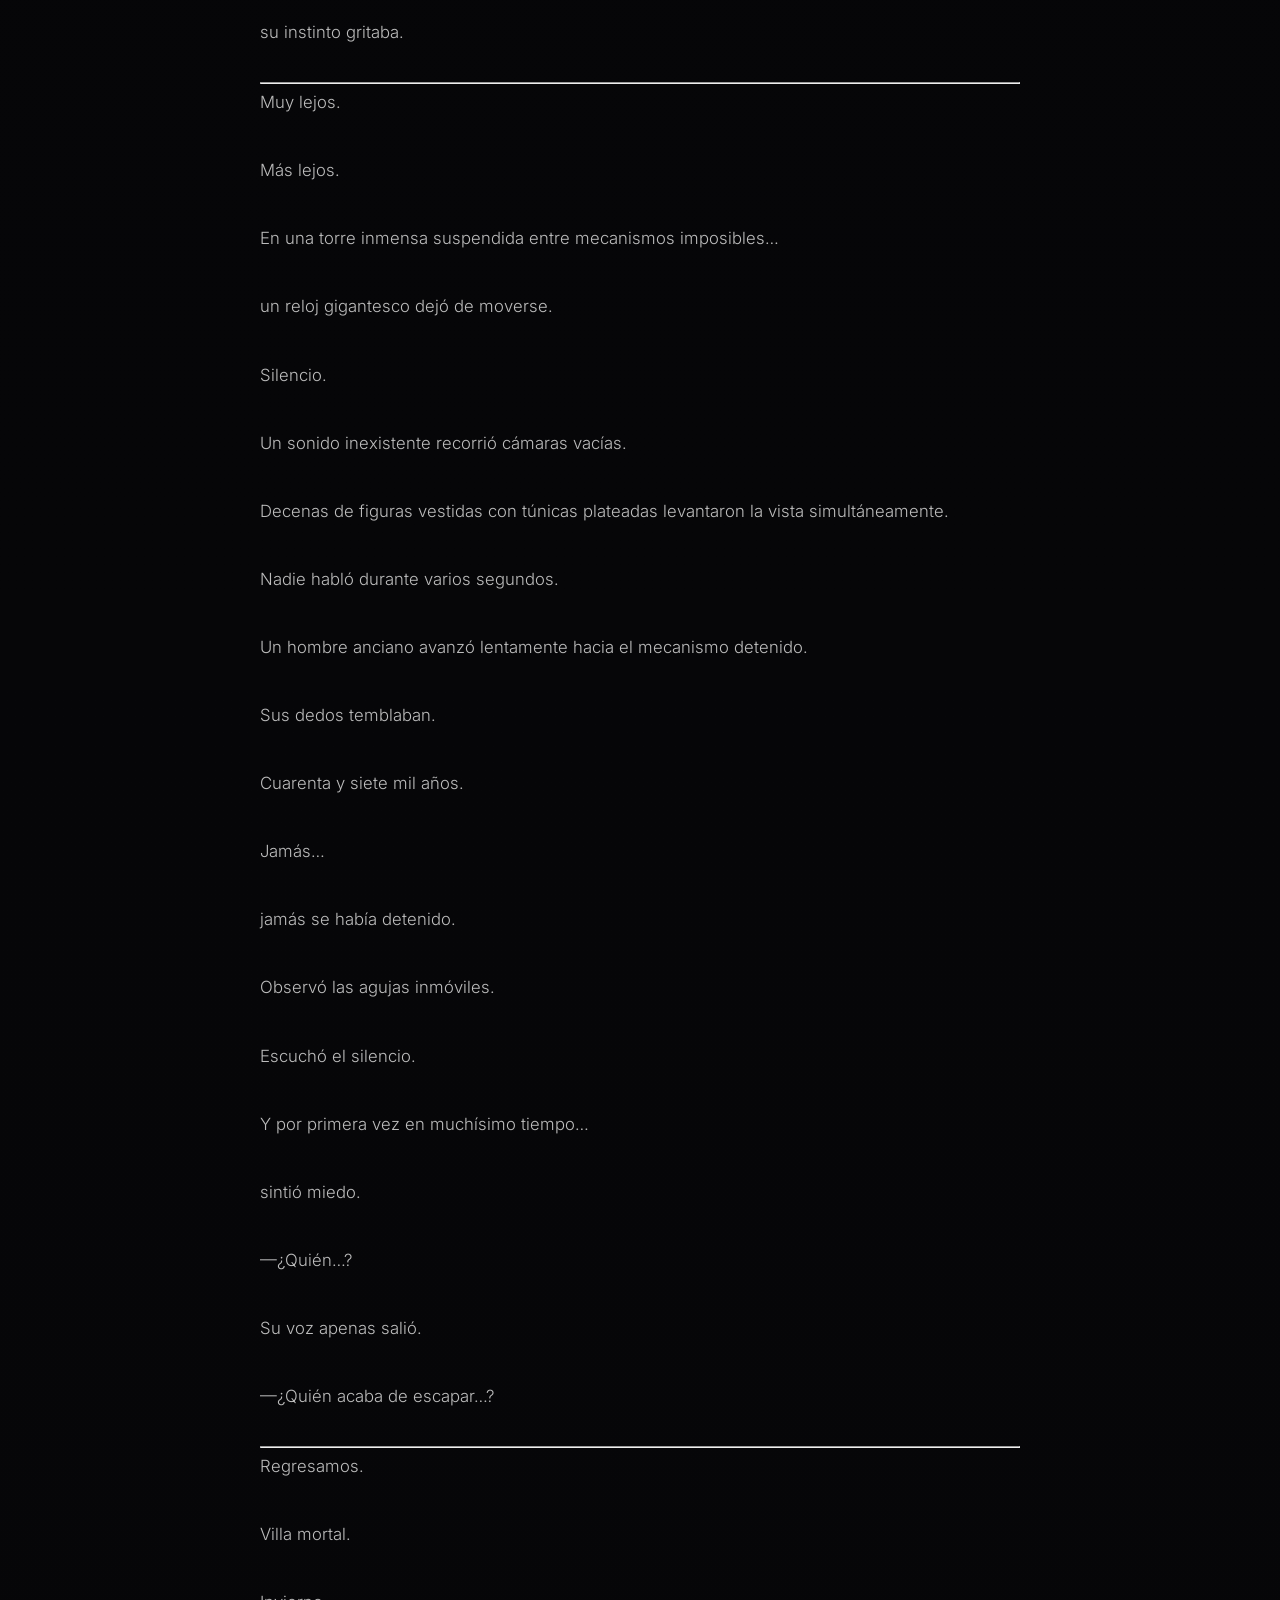
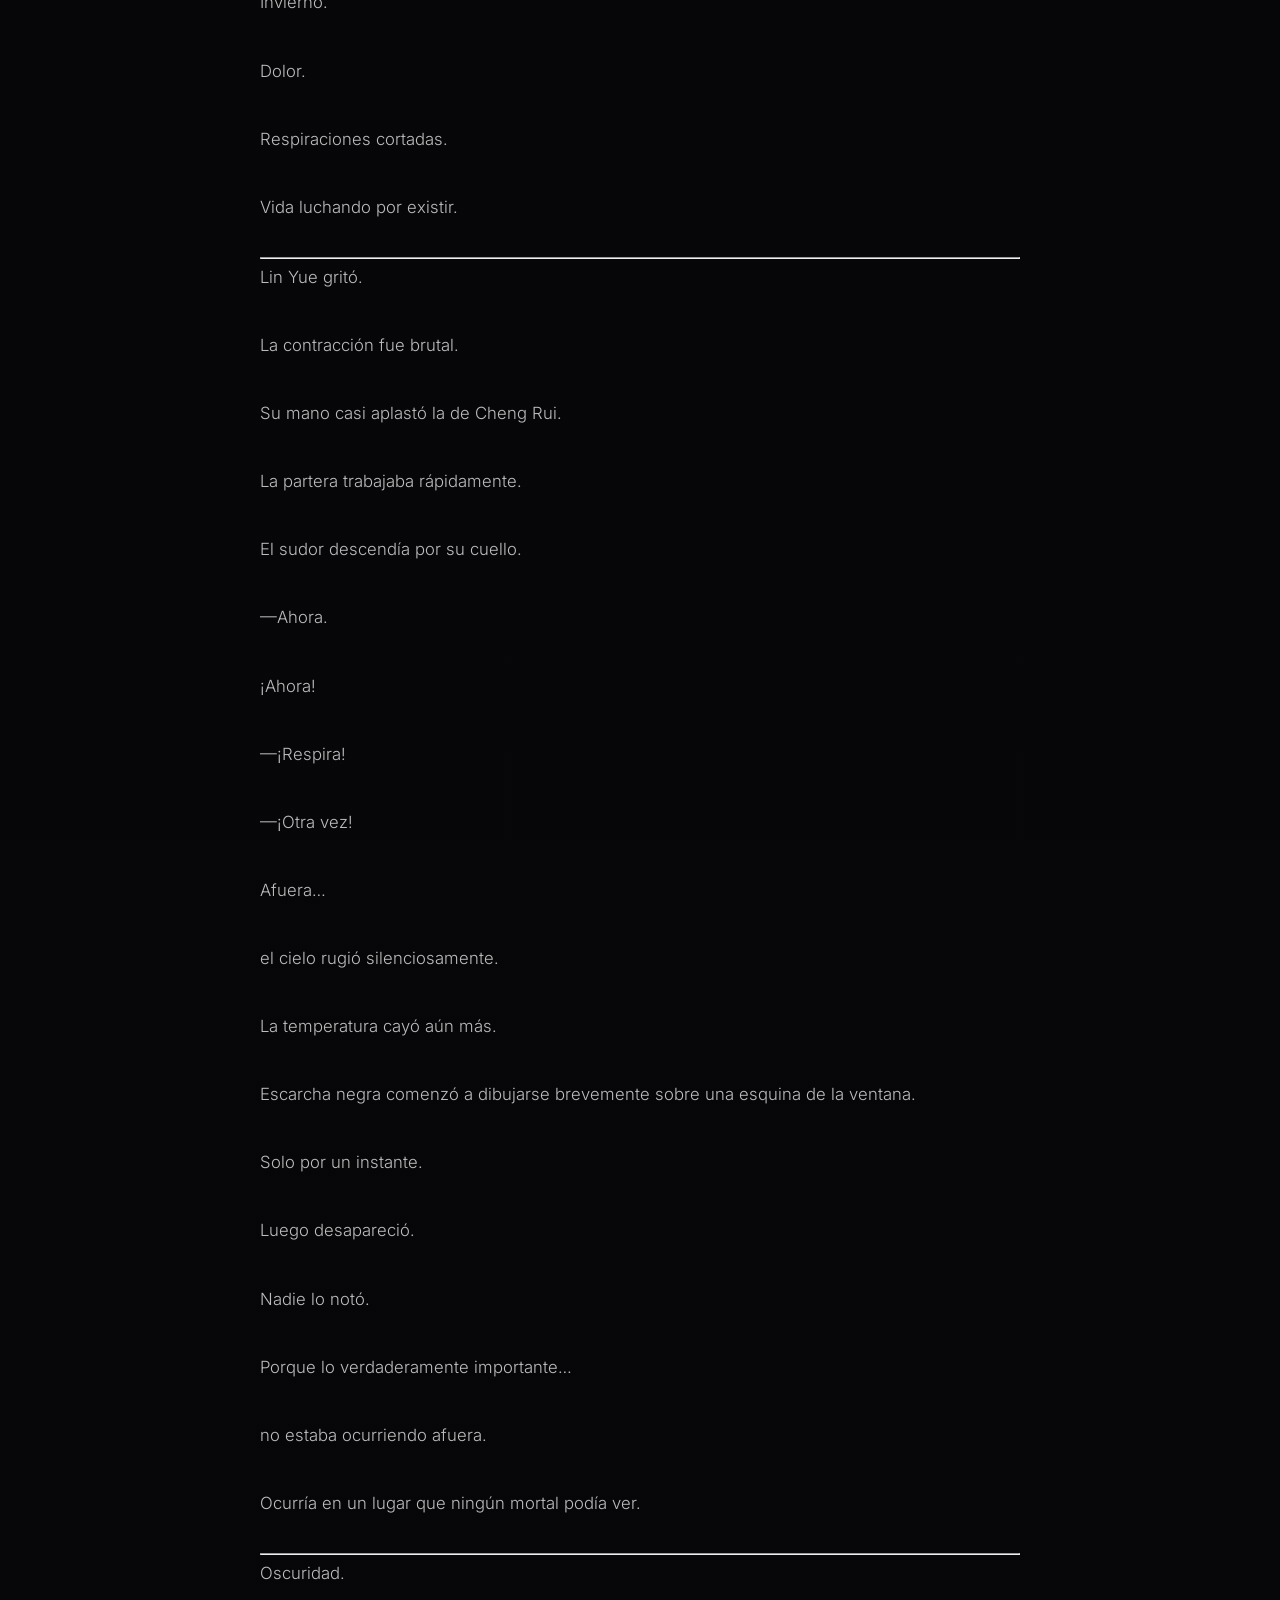
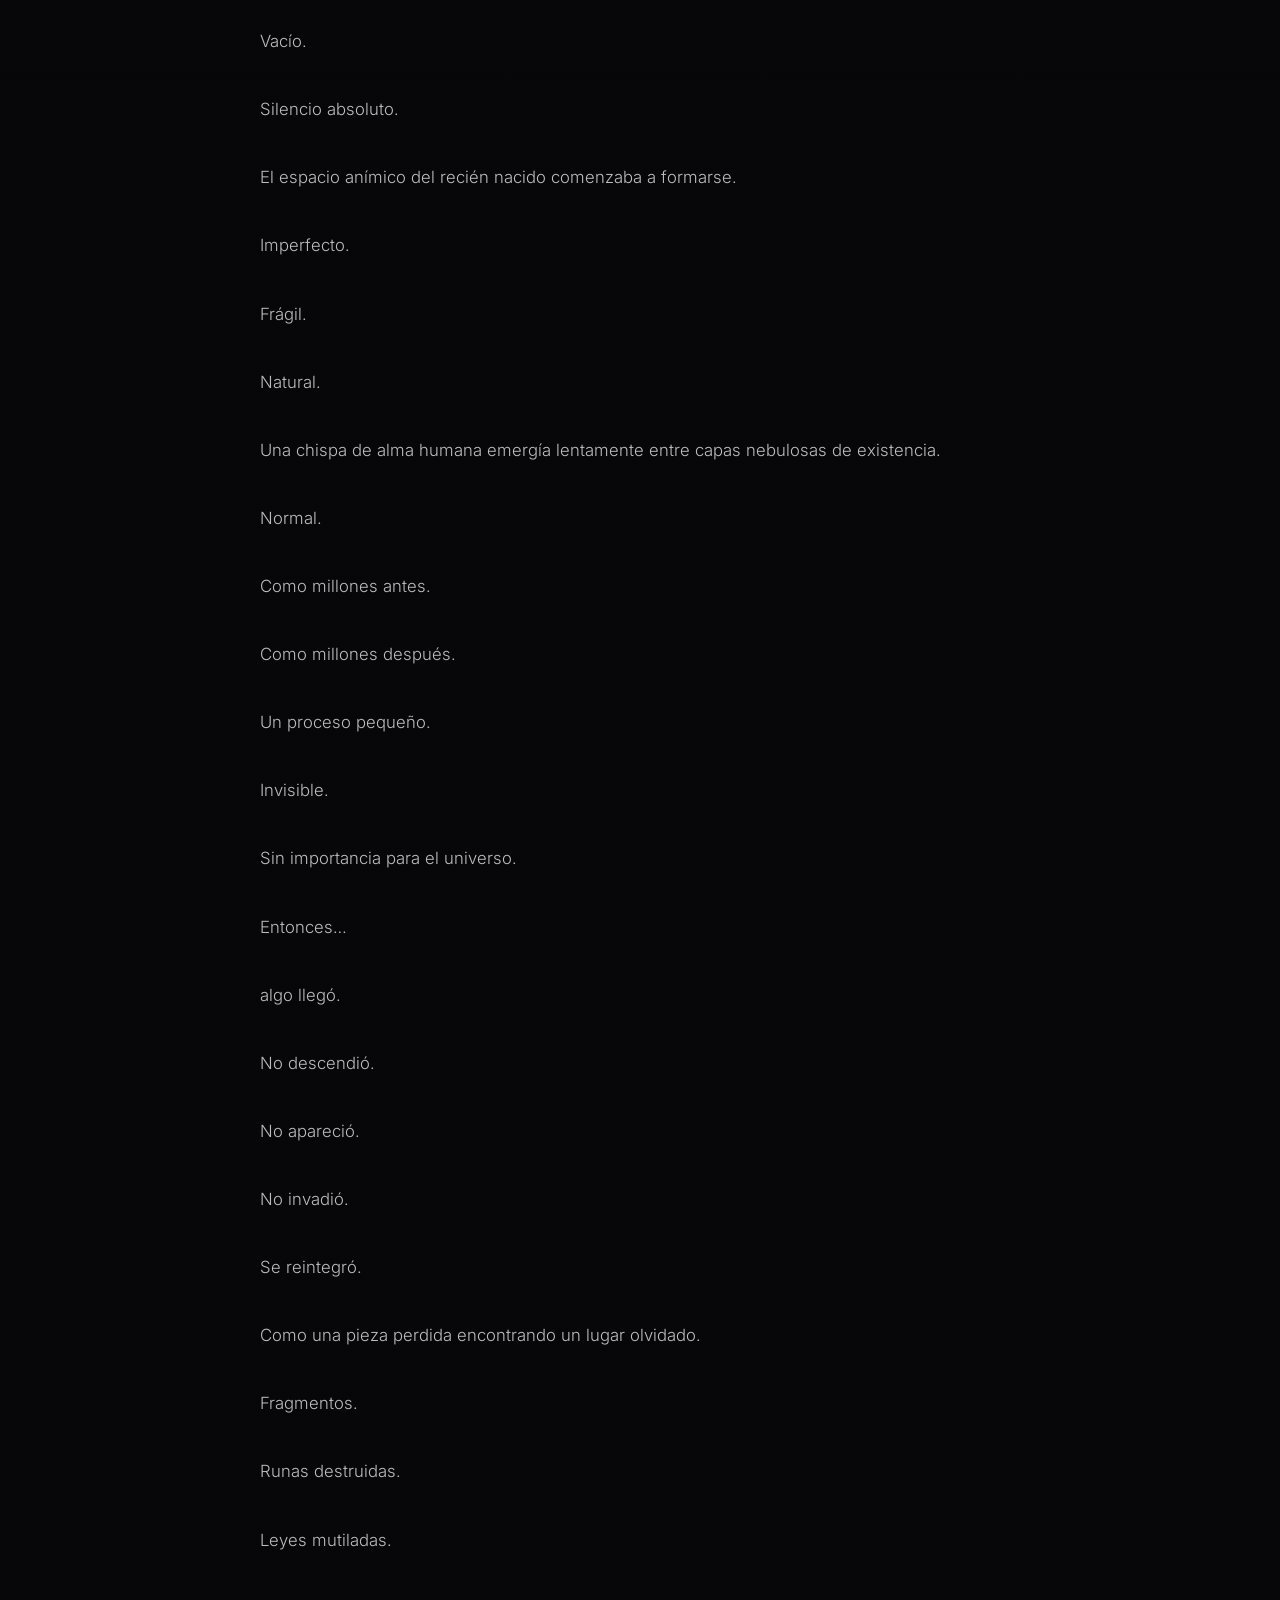
<file: capitulos/capitulo1.html>
<!DOCTYPE html>
<html lang="es">

<head>
  <meta charset="UTF-8">
  <meta name="viewport" content="width=device-width, initial-scale=1.0">

  <meta name="description" content="Capítulo 1 — El Nacimiento del Cambio">

  <title>Capítulo 1 | El Nacimiento del Cambio</title>

  <!-- =========================================================
       GOOGLE FONTS
  ========================================================== -->
  <link rel="preconnect" href="https://fonts.googleapis.com">
  <link rel="preconnect" href="https://fonts.gstatic.com" crossorigin>
  <link href="https://fonts.googleapis.com/css2?family=Cinzel:wght@400;500;600;700&family=Inter:wght@300;400;500;600&display=swap" rel="stylesheet">

  <!-- =========================================================
       CHAPTER CSS
  ========================================================== -->
  <link rel="stylesheet" href="../css/capitulo.css">
</head>

<body>

  <!-- =========================================================
       COSMIC BACKGROUND
  ========================================================== -->
  <canvas id="cosmos"></canvas>
  <div class="nebula-layer"></div>

  <div class="rune-field" aria-hidden="true">
    <span class="rune r1">ᚱ</span>
    <span class="rune r2">✦</span>
    <span class="rune r3">☉</span>
    <span class="rune r4">∆</span>
    <span class="rune r5">⟁</span>
  </div>

  <div id="mouseGlow"></div>

  <!-- =========================================================
       TOP NAVIGATION
  ========================================================== -->
  <header class="topbar">
    <a href="../index.html" class="logo">THRONE OF THE CHANGING HEAVENS</a>

    <nav class="main-nav">
      <a href="../index.html">HOME</a>
      <a href="index.html">CHAPTERS</a>
      <a href="../index.html#codex">CODEX</a>
    </nav>
  </header>

  <!-- =========================================================
       READING PROGRESS
  ========================================================== -->
  <div class="reading-progress" aria-hidden="true">
    <div id="progressBar"></div>
  </div>

  <main>

    <!-- =======================================================
         CHAPTER HEADER
    ======================================================== -->
    <section class="chapter-hero">

      <div class="chapter-symbol">
        <span>I</span>
      </div>

      <span class="chapter-label">CHAPTER 01</span>

      <h1>THRONE OF THE CHANGING HEAVENS</h1>

      <h2>ARC I — THE STORM OF THE FORGOTTEN GOD</h2>

      <h3>CAPÍTULO 1</h3>

      <h2>EL NACIMIENTO DEL CAMBIO</h2>

      <p class="chapter-subtitle">La noche en que algo antiguo comenzó a escuchar.</p>

      <div class="chapter-meta">
        <span>THRONE OF THE CHANGING HEAVENS</span>
        <span class="separator">•</span>
        <span>FORGOTTEN CELESTIAL EDITION</span>
      </div>

    </section>

    <!-- =======================================================
         READER
    ======================================================== -->
    <section class="reader-layout">

      <!-- LEFT DECORATION -->
      <aside class="reader-side left-side">
        <div class="side-symbol">☉</div>
        <span>CHANGE</span>
      </aside>

      <!-- =====================================================
           CHAPTER ARTICLE
      ====================================================== -->
      <article id="chapterContent" class="chapter-content">

        <!-- ---------------------------------------------------
             OPENING
        ---------------------------------------------------- -->
        <p class="opening">Noche.</p>
        <p>Invierno.</p>
        <p>Tian Mo Yun.</p>
        <p>Territorios Mortales Centrales.</p>

        <hr>

        <!-- ---------------------------------------------------
             THE VILLAGE
        ---------------------------------------------------- -->
        <p>La nieve descendía lentamente sobre las montañas oscuras.</p>
        <p>No era una tormenta violenta.</p>
        <p>Todavía no.</p>
        <p>Solo una nevada pesada, silenciosa, de aquellas que parecían querer cubrir el mundo entero bajo una misma tumba blanca.</p>
        <p>Entre los bosques helados, encajada entre pendientes rocosas y caminos apenas transitables, una pequeña villa mortal resistía otro invierno.</p>
        <p>Casas de madera envejecida.</p>
        <p>Chimeneas humeantes.</p>
        <p>Vallas rotas.</p>
        <p>Perros flacos durmiendo bajo techos improvisados.</p>
        <p>Nada glorioso.</p>
        <p>Nada digno de canciones.</p>
        <p>Solo personas intentando sobrevivir una estación más.</p>

        <p>Dentro de una herrería modesta ubicada cerca del extremo oriental de la villa, el fuego del horno ardía con un brillo rojizo cansado.</p>
        <p>El metal golpeó el yunque.</p>
        <p>CLANG.</p>
        <p>Otra vez.</p>
        <p>CLANG.</p>

        <p>Cheng Rui respiró profundamente.</p>
        <p>Sus manos estaban llenas de pequeñas cicatrices viejas.</p>
        <p>Sus hombros parecían piedras gastadas por años de trabajo.</p>
        <p>No era un hombre imponente.</p>
        <p>No era particularmente alto.</p>
        <p>Ni especialmente fuerte.</p>
        <p>Solo tenía el cuerpo de alguien que había aprendido demasiado temprano que el mundo no regalaba nada.</p>

        <p>Una espada de labranza descansaba parcialmente terminada sobre el banco de trabajo.</p>
        <p>El comprador la necesitaba al amanecer.</p>
        <p>Y él necesitaba el pago.</p>
        <p>Porque el invierno no aceptaba excusas.</p>
        <p>Porque las hierbas medicinales costaban plata.</p>
        <p>Porque el parto se había adelantado.</p>

        <p>Desde el interior de la vivienda conectada a la herrería…</p>
        <p>un grito de dolor atravesó la pared.</p>

        <p>Cheng Rui se congeló.</p>
        <p>El martillo quedó suspendido en el aire.</p>
        <p>—¡Yue!</p>
        <p>Otra contracción.</p>
        <p>Más fuerte esta vez.</p>
        <p>Su rostro perdió color.</p>
        <p>Abandonó inmediatamente el yunque.</p>
        <p>Las brasas chisporrotearon detrás de él mientras atravesaba rápidamente la pequeña puerta interior.</p>

        <!-- ---------------------------------------------------
             BIRTH
        ---------------------------------------------------- -->
        <p>La habitación estaba caliente.</p>
        <p>Demasiado caliente.</p>
        <p>El aire olía a vapor medicinal, hojas hervidas y ansiedad.</p>
        <p>Lin Yue yacía sobre una cama improvisada de mantas gruesas.</p>
        <p>Su cabello oscuro estaba pegado a la frente por el sudor.</p>
        <p>Respiraba con dificultad.</p>

        <p>Una anciana partera trabajaba junto a ella con movimientos rápidos y prácticos.</p>
        <p>Sin ceremonias.</p>
        <p>Sin calma fingida.</p>
        <p>Los mortales no tenían tiempo para teatralidades.</p>

        <p>—Fuera —gruñó la anciana sin levantar la vista—. Estorbas.</p>
        <p>—¿Cómo está?</p>
        <p>—Como una mujer dando a luz en pleno invierno. ¿Cómo crees que está?</p>

        <p>Lin Yue intentó sonreír.</p>
        <p>Una sonrisa débil.</p>
        <p>Cansada.</p>
        <p>Hermosa en esa manera sencilla que solo existía en quienes habían aprendido a seguir adelante incluso cuando estaban agotados.</p>

        <p>—Rui…</p>
        <p>Él se acercó inmediatamente.</p>
        <p>Sujetó su mano.</p>
        <p>Fría.</p>
        <p>Demasiado fría.</p>
        <p>—Estoy aquí.</p>

        <p>Otro dolor recorrió el cuerpo de ella.</p>
        <p>La sonrisa desapareció.</p>
        <p>Un gemido ahogado escapó entre sus dientes.</p>

        <!-- ---------------------------------------------------
             THE STORM
        ---------------------------------------------------- -->
        <p>Afuerа…</p>
        <p>el viento cambió.</p>
        <p>No gradualmente.</p>
        <p>No naturalmente.</p>
        <p>Cambió como si algo invisible hubiera tomado el cielo con ambas manos y lo hubiera girado ligeramente.</p>

        <p>Las llamas de las velas vacilaron.</p>
        <p>Las ventanas temblaron.</p>
        <p>La anciana levantó el rostro.</p>
        <p>Frunció el ceño.</p>
        <p>—…extraño.</p>

        <p>Un rugido distante atravesó las montañas.</p>
        <p>No trueno.</p>
        <p>No exactamente.</p>
        <p>Algo más profundo.</p>
        <p>Más grave.</p>
        <p>Como si enormes masas de aire estuvieran chocando muy por encima de las nubes.</p>

        <p>El frío aumentó de golpe.</p>
        <p>Tan abruptamente que el vapor medicinal comenzó a disiparse.</p>
        <p>Cheng Rui sintió los vellos de sus brazos erizarse.</p>
        <p>La partera miró hacia la ventana cubierta de escarcha.</p>
        <p>—Mal augurio.</p>

        <p>Lin Yue exhaló entrecortadamente.</p>
        <p>—No empieces…</p>
        <p>—No me mires así. Llevo cuarenta años viendo inviernos.</p>

        <p>El viento golpeó el exterior.</p>
        <p>Una vez.</p>
        <p>Dos veces.</p>
        <p>Tres.</p>

        <p>Las puertas vibraron violentamente.</p>
        <p>Desde distintos puntos de la villa comenzaron a escucharse ladridos nerviosos.</p>
        <p>Gallinas alteradas.</p>
        <p>Caballos inquietos.</p>
        <p>Algo estaba perturbando a los animales.</p>
        <p>Eso nunca era buena señal.</p>

        <hr>

        <!-- ---------------------------------------------------
             THE VILLAGE OBSERVES
        ---------------------------------------------------- -->
        <p>En otra parte de la villa…</p>
        <p>un anciano salió lentamente de su casa envuelto en pieles gruesas.</p>
        <p>Observó el cielo.</p>
        <p>Su rostro se endureció.</p>
        <p>No había relámpagos visibles.</p>
        <p>Pero entre las nubes…</p>
        <p>luces silenciosas se movían.</p>
        <p>Destellos apagados.</p>
        <p>Sin sonido.</p>
        <p>Azules.</p>
        <p>Blancos.</p>
        <p>Desapareciendo demasiado rápido.</p>

        <p>El anciano tragó saliva.</p>
        <p>—Espíritus de tormenta…</p>

        <p>Una mujer cerró apresuradamente sus ventanas.</p>
        <p>Un niño comenzó a llorar.</p>
        <p>Los perros dejaron de ladrar.</p>
        <p>Eso fue peor.</p>
        <p>Mucho peor.</p>
        <p>Porque cuando los animales callaban de golpe…</p>
        <p>significaba que algo los había asustado de verdad.</p>

        <hr>

        <!-- ---------------------------------------------------
             DISTANT CULTIVATOR
        ---------------------------------------------------- -->
        <p>Miles de kilómetros lejos de aquella villa insignificante…</p>
        <p>un anciano cultivador meditaba sobre un pico solitario.</p>
        <p>Nubes espirituales rodeaban su cuerpo.</p>
        <p>Respiración profunda.</p>
        <p>Qi circulando con precisión perfecta.</p>
        <p>Silencio ancestral.</p>

        <p>Entonces…</p>
        <p>CRACK.</p>

        <p>Sus ojos se abrieron instantáneamente.</p>
        <p>La brújula espiritual flotando frente a él se fracturó por la mitad.</p>
        <p>El anciano quedó inmóvil.</p>
        <p>Mirando los pedazos caer.</p>

        <p>Una espada antigua clavada detrás de él comenzó a vibrar suavemente.</p>
        <p>Muy suavemente.</p>
        <p>Como si hubiera escuchado algo lejano.</p>
        <p>Algo imposible.</p>

        <p>El cultivador se puso de pie lentamente.</p>
        <p>Confusión.</p>
        <p>Cautela.</p>
        <p>Una sensación irracional de peligro.</p>
        <p>Miró hacia el horizonte nocturno.</p>
        <p>Nada.</p>
        <p>Solo oscuridad.</p>
        <p>Pero su instinto…</p>
        <p>su instinto gritaba.</p>

        <hr>

        <!-- ---------------------------------------------------
             THE STOPPED CLOCK
        ---------------------------------------------------- -->
        <p>Muy lejos.</p>
        <p>Más lejos.</p>
        <p>En una torre inmensa suspendida entre mecanismos imposibles…</p>
        <p>un reloj gigantesco dejó de moverse.</p>
        <p>Silencio.</p>
        <p>Un sonido inexistente recorrió cámaras vacías.</p>
        <p>Decenas de figuras vestidas con túnicas plateadas levantaron la vista simultáneamente.</p>
        <p>Nadie habló durante varios segundos.</p>

        <p>Un hombre anciano avanzó lentamente hacia el mecanismo detenido.</p>
        <p>Sus dedos temblaban.</p>
        <p>Cuarenta y siete mil años.</p>
        <p>Jamás…</p>
        <p>jamás se había detenido.</p>

        <p>Observó las agujas inmóviles.</p>
        <p>Escuchó el silencio.</p>
        <p>Y por primera vez en muchísimo tiempo…</p>
        <p>sintió miedo.</p>

        <p>—¿Quién…?</p>
        <p>Su voz apenas salió.</p>
        <p>—¿Quién acaba de escapar…?</p>

        <hr>

        <!-- ---------------------------------------------------
             RETURN TO THE VILLAGE
        ---------------------------------------------------- -->
        <p>Regresamos.</p>
        <p>Villa mortal.</p>
        <p>Invierno.</p>
        <p>Dolor.</p>
        <p>Respiraciones cortadas.</p>
        <p>Vida luchando por existir.</p>

        <hr>

        <!-- ---------------------------------------------------
             THE BIRTH
        ---------------------------------------------------- -->
        <p>Lin Yue gritó.</p>
        <p>La contracción fue brutal.</p>
        <p>Su mano casi aplastó la de Cheng Rui.</p>
        <p>La partera trabajaba rápidamente.</p>
        <p>El sudor descendía por su cuello.</p>

        <p>—Ahora.</p>
        <p>¡Ahora!</p>
        <p>—¡Respira!</p>
        <p>—¡Otra vez!</p>

        <p>Afuerа…</p>
        <p>el cielo rugió silenciosamente.</p>
        <p>La temperatura cayó aún más.</p>
        <p>Escarcha negra comenzó a dibujarse brevemente sobre una esquina de la ventana.</p>
        <p>Solo por un instante.</p>
        <p>Luego desapareció.</p>

        <p>Nadie lo notó.</p>
        <p>Porque lo verdaderamente importante…</p>
        <p>no estaba ocurriendo afuera.</p>
        <p>Ocurría en un lugar que ningún mortal podía ver.</p>

        <hr>

        <!-- ---------------------------------------------------
             THE SOUL
        ---------------------------------------------------- -->
        <p>Oscuridad.</p>
        <p>Vacío.</p>
        <p>Silencio absoluto.</p>
        <p>El espacio anímico del recién nacido comenzaba a formarse.</p>
        <p>Imperfecto.</p>
        <p>Frágil.</p>
        <p>Natural.</p>

        <p>Una chispa de alma humana emergía lentamente entre capas nebulosas de existencia.</p>
        <p>Normal.</p>
        <p>Como millones antes.</p>
        <p>Como millones después.</p>
        <p>Un proceso pequeño.</p>
        <p>Invisible.</p>
        <p>Sin importancia para el universo.</p>

        <p>Entonces…</p>
        <p>algo llegó.</p>

        <p>No descendió.</p>
        <p>No apareció.</p>
        <p>No invadió.</p>
        <p>Se reintegró.</p>

        <p>Como una pieza perdida encontrando un lugar olvidado.</p>
        <p>Fragmentos.</p>
        <p>Runas destruidas.</p>
        <p>Leyes mutiladas.</p>
        <p>Conceptos rotos más antiguos que imperios.</p>
        <p>Más antiguos que nombres.</p>
        <p>Más antiguos que ciertas formas del tiempo.</p>

        <p>No consciencia.</p>
        <p>No memoria completa.</p>
        <p>No un dios despertando.</p>

        <p>Algo mucho más extraño.</p>
        <p>Mucho más fundamental.</p>
        <p>Una función existencial dañada.</p>

        <hr>

        <p class="emphasis">CAMBIO.</p>

        <hr>

        <!-- ---------------------------------------------------
             INTEGRATION
        ---------------------------------------------------- -->
        <p>El alma humana en formación debería haberse pulverizado instantáneamente.</p>
        <p>Debería haber colapsado bajo un peso imposible de contener.</p>
        <p>No lo hizo.</p>

        <p>Porque algo incorrecto ocurrió.</p>
        <p>Algo elegante.</p>
        <p>Silencioso.</p>
        <p>Aterradoramente natural.</p>

        <p>Las dos estructuras…</p>
        <p>comenzaron a adaptarse mutuamente.</p>

        <p>No lucha.</p>
        <p>No dominación.</p>
        <p>Integración.</p>

        <p>Como agua encontrando un nuevo recipiente.</p>
        <p>Como dos piezas separadas desde hacía demasiado tiempo…</p>
        <p>recordando inconscientemente cómo encajar.</p>

        <p>El vacío tembló.</p>
        <p>Durante un instante imposible…</p>
        <p>el concepto de estabilidad mutó.</p>

        <p>Y luego…</p>
        <p>calma.</p>
        <p>Profunda.</p>
        <p>Perfecta.</p>
        <p>Demasiado perfecta.</p>

        <hr>

        <!-- ---------------------------------------------------
             ANCIENT AWAKENINGS
        ---------------------------------------------------- -->
        <p>Muy arriba.</p>
        <p>Más allá de mares estelares.</p>
        <p>Más allá de planos olvidados.</p>

        <p>Una estatua rota abrió levemente los ojos.</p>
        <p>Solo un milímetro.</p>
        <p>Polvo ancestral cayó desde sus párpados de piedra.</p>

        <p>En una prisión donde los nombres eran borrados…</p>
        <p>una cadena invisible vibró una sola vez.</p>

        <p>En archivos muertos…</p>
        <p>un pergamino sellado liberó una gota lenta de tinta negra.</p>

        <p>Silencio.</p>
        <p>Silencio inmenso.</p>
        <p>Silencio antiguo.</p>

        <p>Como si ciertas cosas…</p>
        <p>hubieran notado una ausencia dejar de estar ausente.</p>

        <hr>

        <p>Y entonces—</p>

        <hr>

        <!-- ---------------------------------------------------
             THE CHILD
        ---------------------------------------------------- -->
        <p>Un llanto rompió la habitación.</p>
        <p>Fuerte.</p>
        <p>Humano.</p>
        <p>Pequeño.</p>
        <p>Real.</p>

        <p>La tormenta exterior pareció contenerse.</p>
        <p>Solo un momento.</p>
        <p>Solo uno.</p>

        <p>La partera exhaló pesadamente.</p>
        <p>—…salió.</p>

        <p>Lin Yue cayó agotada contra las mantas.</p>
        <p>Cheng Rui parecía incapaz de respirar.</p>
        <p>El bebé lloraba entre las telas gruesas.</p>

        <p>Frágil.</p>
        <p>Rojo.</p>
        <p>Minúsculo.</p>
        <p>Simplemente…</p>
        <p>un niño.</p>

        <p>Nada celestial.</p>
        <p>Nada glorioso.</p>

        <p>La partera limpió rápidamente al recién nacido.</p>
        <p>Se lo entregó a Lin Yue.</p>
        <p>La madre lo sostuvo con manos temblorosas.</p>
        <p>Sus ojos húmedos se suavizaron.</p>

        <p>Todo el dolor.</p>
        <p>Todo el miedo.</p>
        <p>Todo el invierno.</p>
        <p>Por un instante…</p>
        <p>parecieron alejarse.</p>

        <p>—Nuestro hijo…</p>

        <p>Cheng Rui se arrodilló junto a la cama.</p>
        <p>Mirándolo.</p>
        <p>Como si el pequeño ser entre aquellas mantas fuera algo imposible de comprender.</p>
        <p>Porque quizá lo era.</p>

        <p>El bebé abrió lentamente los ojos.</p>
        <p>No había conciencia adulta.</p>
        <p>No había recuerdo divino.</p>
        <p>Solo…</p>
        <p>un reflejo extraño.</p>
        <p>Demasiado profundo para existir allí.</p>

        <p>La vela cercana cambió brevemente de color.</p>
        <p>Azul.</p>
        <p>Negro.</p>
        <p>Dorado.</p>
        <p>Vacío.</p>

        <p>Luego…</p>
        <p>normalidad.</p>
        <p>La llama siguió ardiendo tranquilamente.</p>
        <p>Nadie lo notó.</p>
        <p>Nadie.</p>

        <hr>

        <!-- ---------------------------------------------------
             THE MENDICANT
        ---------------------------------------------------- -->
        <p>Excepto…</p>
        <p>afuera.</p>
        <p>Junto a una pared medio derrumbada cercana a la herrería.</p>

        <p>Un viejo mendigo observaba la tormenta disiparse.</p>
        <p>Ropa sucia.</p>
        <p>Botella barata.</p>
        <p>Barba desordenada.</p>
        <p>Aspecto miserable.</p>
        <p>Completamente olvidable.</p>

        <p>Tomó otro trago.</p>
        <p>Luego sonrió ligeramente.</p>
        <p>Una sonrisa pequeña.</p>
        <p>Extrañamente lúcida.</p>

        <p>Sus ojos…</p>
        <p>demasiado tranquilos.</p>
        <p>Demasiado antiguos.</p>

        <p>Miraban directamente hacia la casa.</p>
        <p>Como si hubieran escuchado algo que el mundo todavía no entendía.</p>

        <p>El viejo inclinó apenas la cabeza.</p>
        <p>Y murmuró suavemente hacia la nieve.</p>

        <p>—…</p>
        <p>…interesante.</p>

        <p>El viento pasó entre las montañas.</p>
        <p>La tormenta comenzó a retirarse.</p>
        <p>La villa volvió lentamente a respirar.</p>

        <p>Nadie sabía que aquella noche…</p>
        <p>algo había cambiado.</p>

        <p>No un imperio.</p>
        <p>No una secta.</p>
        <p>No un reino.</p>

        <p>Algo mucho más pequeño.</p>
        <p>Mucho más peligroso.</p>

        <p>Un niño había nacido.</p>

        <p>Y muy lejos…</p>
        <p>en profundidades selladas donde el tiempo llevaba demasiado tiempo dormido…</p>
        <p>algo antiguo…</p>
        <p>había comenzado…</p>
        <p>a escuchar.</p>

        <hr>

        <p>El viento nocturno descendió por las montañas como una bestia cansada.</p>

<p>La nieve siguió cayendo.</p>

<p>Más suave ahora.</p>

<p>Menos agresiva.</p>

<p>Como si la tormenta hubiese gastado una parte extraña de sí misma.</p>

<p>Dentro de la pequeña vivienda…</p>

<p>el calor regresaba lentamente.</p>

<p>No completamente.</p>

<p>Nunca completamente.</p>

<p>Los inviernos en aquella región no permitían comodidades.</p>

<p>Solo treguas breves.</p>

<p>Cheng Rui añadió otro pedazo de madera al brasero.</p>

<p>Las llamas protestaron.</p>

<p>Luego crecieron un poco.</p>

<p>Suficiente.</p>

<p>Tenía que ser suficiente.</p>

<p>Siempre era suficiente.</p>

<p>Porque los pobres aprendían temprano una verdad cruel:</p>

<p>si algo podía durar una noche más…</p>

<p>entonces todavía servía.</p>

<p>Lin Yue descansaba contra las mantas gruesas.</p>

<p>Agotada.</p>

<p>Pálida.</p>

<p>Pero viva.</p>

<p>Eso bastaba para que el pecho de Cheng Rui se sintiera un poco más ligero.</p>

<p>El bebé había dejado de llorar.</p>

<p>Dormía envuelto cuidadosamente entre telas remendadas.</p>

<p>Pequeño.</p>

<p>Ridículamente pequeño.</p>

<p>Cheng Rui lo observó durante largo rato.</p>

<p>Con una intensidad casi torpe.</p>

<p>Como si todavía estuviera intentando aceptar que aquella criatura silenciosa…</p>

<p>existía.</p>

<p>La partera soltó un resoplido cansado.</p>

<p>—¿Vas a mirarlo toda la noche?</p>

<p>Cheng Rui levantó la vista.</p>

<p>—…quizás.</p>

<p>La anciana soltó una risa seca.</p>

<p>—Idiota.</p>

<p>Siempre hacen la misma cara.</p>

<p>Primer hijo.</p>

<p>Primer miedo.</p>

<p>Primera vez entendiendo que ahora tienes algo que perder.</p>

<p>Lin Yue sonrió débilmente desde la cama.</p>

<p>—No lo molestes…</p>

<p>—Lo estoy ayudando.</p>

<p>—Eso no parece ayuda.</p>

<p>—Porque ninguno de ustedes entiende pedagogía.</p>

<p>La anciana comenzó a ordenar hierbas usadas y telas manchadas con eficiencia brutal.</p>

<p>Movimiento práctico.</p>

<p>Años de costumbre.</p>

<p>Años viendo nacer vidas demasiado frágiles.</p>

<p>Años viendo algunas no lograrlo.</p>

<p>Su mirada cayó sobre el recién nacido.</p>

<p>Por un instante…</p>

<p>sus cejas se fruncieron.</p>

<p>Extraño.</p>

<p>El niño estaba…</p>

<p>demasiado tranquilo.</p>

<p>No inmóvil.</p>

<p>No enfermo.</p>

<p>Solo…</p>

<p>tranquilo.</p>

<p>Como si el frío exterior, los sonidos del viento y el agotamiento de la habitación existieran a kilómetros de distancia.</p>

<p>La anciana acercó discretamente dos dedos a su pequeña frente.</p>

<p>Temperatura normal.</p>

<p>Respiración correcta.</p>

<p>Pulso sano.</p>

<p>Todo parecía bien.</p>

<p>Aun así…</p>

<p>algo le provocó una incomodidad imposible de nombrar.</p>

<p>Sacudió la cabeza.</p>

<p>Cansancio.</p>

<p>Solo cansancio.</p>

<p>Había sido una noche extraña.</p>

<p>Nada más.</p>

<p>Tenía demasiados inviernos encima para empezar a perseguir fantasmas.</p>

<hr>

<p>Afuera…</p>

<p>la villa lentamente despertaba de la inquietud.</p>

<p>No del sueño.</p>

<p>Nadie dormía realmente durante tormentas así.</p>

<p>Puertas entreabriéndose.</p>

<p>Voces bajas.</p>

<p>Vecinos observando cielos todavía pesados.</p>

<p>Murmullos nacidos del miedo campesino.</p>

<p>—Nunca había sentido un frío así.</p>

<p>—Los animales casi rompieron los corrales.</p>

<p>—Mi perro se escondió debajo de la cama.</p>

<p>—Malos espíritus.</p>

<p>—Tormenta demoníaca.</p>

<p>—Castigo celestial.</p>

<p>Los mortales siempre necesitaban nombres para lo incomprensible.</p>

<p>No porque los nombres explicaran algo.</p>

<p>Porque el miedo era más fácil de cargar cuando tenía forma.</p>

<hr>

<p>Junto al camino principal…</p>

<p>el viejo mendigo seguía sentado.</p>

<p>Botella medio vacía.</p>

<p>Espalda apoyada contra una pared inclinada.</p>

<p>La nieve se acumulaba sobre sus hombros.</p>

<p>No parecía importarle.</p>

<p>Sus ojos observaban distraídamente las chimeneas de la villa.</p>

<p>Pero de vez en cuando…</p>

<p>muy de vez en cuando…</p>

<p>su mirada regresaba hacia la herrería.</p>

<p>Como quien verifica silenciosamente una sospecha.</p>

<p>Nada más.</p>

<p>Solo eso.</p>

<p>Una sospecha.</p>

<p>El viejo tomó otro trago.</p>

<p>Hizo una mueca.</p>

<p>—Basura.</p>

<p>Luego volvió a beber.</p>

<hr>

<p>Dentro de la casa…</p>

<p>Lin Yue sostenía finalmente a su hijo.</p>

<p>Más cerca.</p>

<p>Más cuidadosamente.</p>

<p>La luz cálida del brasero dibujaba sombras suaves sobre su rostro agotado.</p>

<p>Sus dedos tocaron la pequeña mano del recién nacido.</p>

<p>Tan pequeña.</p>

<p>Tan absurdamente pequeña.</p>

<p>El niño cerró instintivamente los dedos alrededor del suyo.</p>

<p>El corazón de Lin Yue se apretó.</p>

<p>Dolorosamente.</p>

<p>Hermosamente.</p>

<p>Humano.</p>

<p>—Rui…</p>

<p>La voz salió suave.</p>

<p>Casi dormida.</p>

<p>Cheng Rui se acercó.</p>

<p>—¿Sí?</p>

<p>—Tiene tus cejas.</p>

<p>Él parpadeó.</p>

<p>Miró al bebé.</p>

<p>Frunció el ceño.</p>

<p>—¿Mis cejas?</p>

<p>—Mhm.</p>

<p>—Eso es imposible.</p>

<p>—¿Por qué?</p>

<p>—Porque apenas tiene cara.</p>

<p>La partera soltó una carcajada ronca.</p>

<p>Lin Yue intentó reír.</p>

<p>Terminó convirtiéndose en un pequeño jadeo cansado.</p>

<p>El bebé se movió ligeramente entre las mantas.</p>

<p>Cheng Rui extendió torpemente una mano.</p>

<p>Dudó.</p>

<p>Retrocedió.</p>

<p>Volvió a intentarlo.</p>

<p>Lin Yue lo miró divertida.</p>

<p>—Puedes cargarlo.</p>

<p>—¿Y si lo rompo?</p>

<p>—Es un bebé, no una taza vieja.</p>

<p>—Eso no ayuda.</p>

<p>La partera puso los ojos en blanco.</p>

<p>—Por los cielos…</p>

<p>Le arrebató cuidadosamente al niño a Lin Yue.</p>

<p>Lo colocó en brazos de Cheng Rui.</p>

<p>Sin ceremonia.</p>

<p>Sin preparación.</p>

<p>El herrero se quedó rígido.</p>

<p>Completamente rígido.</p>

<p>Como si acabaran de entregarle un artefacto explosivo.</p>

<p>El bebé abrió ligeramente los ojos.</p>

<p>Cheng Rui contuvo la respiración.</p>

<p>Oscuros.</p>

<p>Silenciosos.</p>

<p>Profundos de una forma extraña.</p>

<p>Pero quizá todos los padres pensaban tonterías así durante una primera noche.</p>

<p>Quizá.</p>

<p>La pequeña criatura emitió un sonido suave.</p>

<p>No llanto.</p>

<p>No incomodidad.</p>

<p>Solo un ruido diminuto de existencia.</p>

<p>Y algo dentro del pecho endurecido del herrero…</p>

<p>cedió.</p>

<p>Simplemente cedió.</p>

<p>Como metal demasiado tiempo bajo tensión.</p>

<p>Una sonrisa pequeña apareció lentamente en su rostro.</p>

<p>Rara.</p>

<p>Insegura.</p>

<p>Real.</p>

<p>—…hola.</p>

<p>La palabra salió casi ridícula.</p>

<p>La primera palabra que le dijo a su hijo.</p>

<p>No discurso.</p>

<p>No juramento heroico.</p>

<p>Solo:</p>

<p>"hola."</p>

<p>Lin Yue observó la escena en silencio.</p>

<p>Memorizándola.</p>

<p>Guardándola.</p>

<p>Como quien intenta atrapar un momento antes de que el tiempo decida llevárselo.</p>

<hr>

<p>Muy lejos de aquella habitación…</p>

<p>en una caverna subterránea enterrada bajo ruinas antiguas…</p>

<p>una espada rota vibró levemente.</p>

<p>Una sola vez.</p>

<p>El sonido fue casi inexistente.</p>

<p>Un eco metálico perdido entre oscuridad y polvo.</p>

<p>Después…</p>

<p>quietud absoluta.</p>

<p>Como si nada hubiera ocurrido.</p>

<p>Pero algo sí había ocurrido.</p>

<p>Algo minúsculo.</p>

<p>Algo peligrosamente pequeño.</p>

<p>La runa destruida cerca de la empuñadura…</p>

<p>había recuperado una línea.</p>

<p>Solo una.</p>

<p>Insuficiente para despertar nada.</p>

<p>Insuficiente para explicar nada.</p>

<p>Pero suficiente…</p>

<p>para demostrar reacción.</p>

<hr>

<p>En la herrería…</p>

<p>la vela cercana volvió a titilar.</p>

<p>Brevemente.</p>

<p>Esta vez…</p>

<p>nadie la estaba mirando.</p>

<p>La llama se inclinó.</p>

<p>Oscureció apenas un instante.</p>

<p>Luego recuperó su forma normal.</p>

<p>Silencio.</p>

<p>Pero dentro del espacio anímico del recién nacido…</p>

<p>la integración continuaba.</p>

<p>Invisible.</p>

<p>Lenta.</p>

<p>Natural.</p>

<p>El alma humana seguía desarrollándose.</p>

<p>Y aquello que era Cambio…</p>

<p>no enseñaba.</p>

<p>No hablaba.</p>

<p>No transmitía recuerdos.</p>

<p>Solo…</p>

<p>existía.</p>

<p>Adaptándose.</p>

<p>Reorganizándose.</p>

<p>Aprendiendo inconscientemente a caber dentro de límites humanos.</p>

<p>Como un océano obligado a descubrir la forma de una gota.</p>

<hr>

<p>La noche avanzó.</p>

<p>La partera terminó su trabajo.</p>

<p>Se puso de pie con gruñidos de huesos cansados.</p>

<p>—Sobrevivieron.</p>

<p>Eso significa que hice un trabajo excelente.</p>

<p>Cheng Rui buscó apresuradamente una pequeña bolsa de monedas.</p>

<p>Demasiado ligera.</p>

<p>Siempre demasiado ligera.</p>

<p>La anciana la tomó.</p>

<p>La pesó discretamente.</p>

<p>No dijo nada.</p>

<p>Guardó la bolsa.</p>

<p>Luego caminó hacia la puerta.</p>

<p>Antes de salir…</p>

<p>miró una vez más al recién nacido.</p>

<p>Otra vez esa extraña sensación.</p>

<p>Difícil de explicar.</p>

<p>Como escuchar una nota desafinada escondida dentro de una canción perfecta.</p>

<p>Sacudió ligeramente la cabeza.</p>

<p>Ridículo.</p>

<p>Estaba envejeciendo.</p>

<p>Eso era todo.</p>

<p>Abrió la puerta.</p>

<p>El frío irrumpió inmediatamente.</p>

<p>La nieve seguía cayendo.</p>

<p>Y mientras cerraba…</p>

<p>sus ojos encontraron accidentalmente al viejo mendigo sentado al otro lado del camino.</p>

<p>La anciana frunció el ceño.</p>

<p>—Otra vez tú.</p>

<p>El viejo levantó su botella en saludo.</p>

<p>—Otra vez yo.</p>

<p>—Pensé que habías muerto.</p>

<p>—Yo también.</p>

<p>—Lástima que estuvimos equivocados.</p>

<p>—Cruel como siempre, vieja Cuifen.</p>

<p>La mujer bufó.</p>

<p>Comenzó a alejarse entre la nieve.</p>

<p>Después de unos pasos…</p>

<p>se detuvo.</p>

<p>Miró por encima del hombro.</p>

<p>—La tormenta fue rara.</p>

<p>El mendigo bebió tranquilamente.</p>

<p>—Hm.</p>

<p>—No me gusta.</p>

<p>—Muchas cosas no te gustan.</p>

<p>—No bromees.</p>

<p>Silencio.</p>

<p>Viento.</p>

<p>Copos girando bajo la noche.</p>

<p>El viejo observó unos segundos la herrería iluminada.</p>

<p>Luego habló sin cambiar de tono.</p>

<p>—Los inviernos traen cosas extrañas.</p>

<p>—Eso no fue invierno.</p>

<p>Por primera vez…</p>

<p>la sonrisa del mendigo disminuyó apenas un poco.</p>

<p>Solo un poco.</p>

<p>—No.</p>

<p>No lo fue.</p>

<p>La anciana quedó quieta unos segundos.</p>

<p>Esperando quizá una explicación.</p>

<p>No llegó ninguna.</p>

<p>Chasqueó la lengua.</p>

<p>Siguió caminando.</p>

<p>Murmurando insultos sobre borrachos inútiles y noches malditas.</p>

<p>El viejo permaneció solo.</p>

<p>Silencioso.</p>

<p>Observando la casa.</p>

<p>El viento levantó mechones de su cabello gris sucio.</p>

<p>Sus ojos parecían reflejar demasiadas lunas para pertenecer a un simple mendigo.</p>

<p>Muy lentamente…</p>

<p>demasiado lentamente…</p>

<p>sonrió otra vez.</p>

<p>—Veamos entonces…</p>

<p>susurró hacia la nieve.</p>

<p>en qué decides convertirte.</p>

        <!-- =====================================================
             CHAPTER END
        ====================================================== -->
        <h3 class="chapter-end">
          <span class="end-symbol">✦</span>
          FIN DEL CAPÍTULO 1 (PARTE I)
          <span class="end-symbol">✦</span>
        </h3>

      </article>

      <!-- RIGHT DECORATION -->
      <aside class="reader-side right-side">
        <div class="side-symbol">⟁</div>
        <span>EVOLUTION</span>
      </aside>

    </section>

    <!-- =======================================================
         CHAPTER CONTROLS
    ======================================================== -->
    <section class="chapter-controls">

      <a href="capitulos.html" class="control-button">
        <span>☰</span>
        PARTS
      </a>

      <button id="bookmarkBtn" class="control-button" type="button">
        ☆
        <span>BOOKMARK</span>
      </button>

      <button id="shareBtn" class="control-button" type="button">
        ⤴
        <span>SHARE</span>
      </button>

    </section>

    <!-- =======================================================
         PREVIOUS / NEXT CHAPTER
    ======================================================== -->
    <section class="chapter-navigation">

      <a href="capitulos.html" class="navigation-card previous">
        <span class="nav-label">PREVIOUS</span>
        <strong>Parts Archive</strong>
        <span class="arrow">←</span>
      </a>

      <a href="capitulo1parteII.html" class="navigation-card next" id="nextChapter">
        <span class="nav-label">NEXT PART</span>
        <strong>Chapter 1 Part 2</strong>
        <span class="arrow">→</span>
      </a>

    </section>

  </main>

  <!-- =========================================================
       FOOTER
  ========================================================== -->
  <footer>
    <p>THRONE OF THE CHANGING HEAVENS</p>
    <span>FORGOTTEN CELESTIAL EDITION | WEB NOVEL</span>
    <p>◈ © 2026 Throne of the Changing Heavens — Todos los derechos reservados.</p>
  </footer>

  <!-- =========================================================
       JAVASCRIPT
  ========================================================== -->
  <script src="../js/capitulo.js" defer></script>

</body>
</html>
</file>
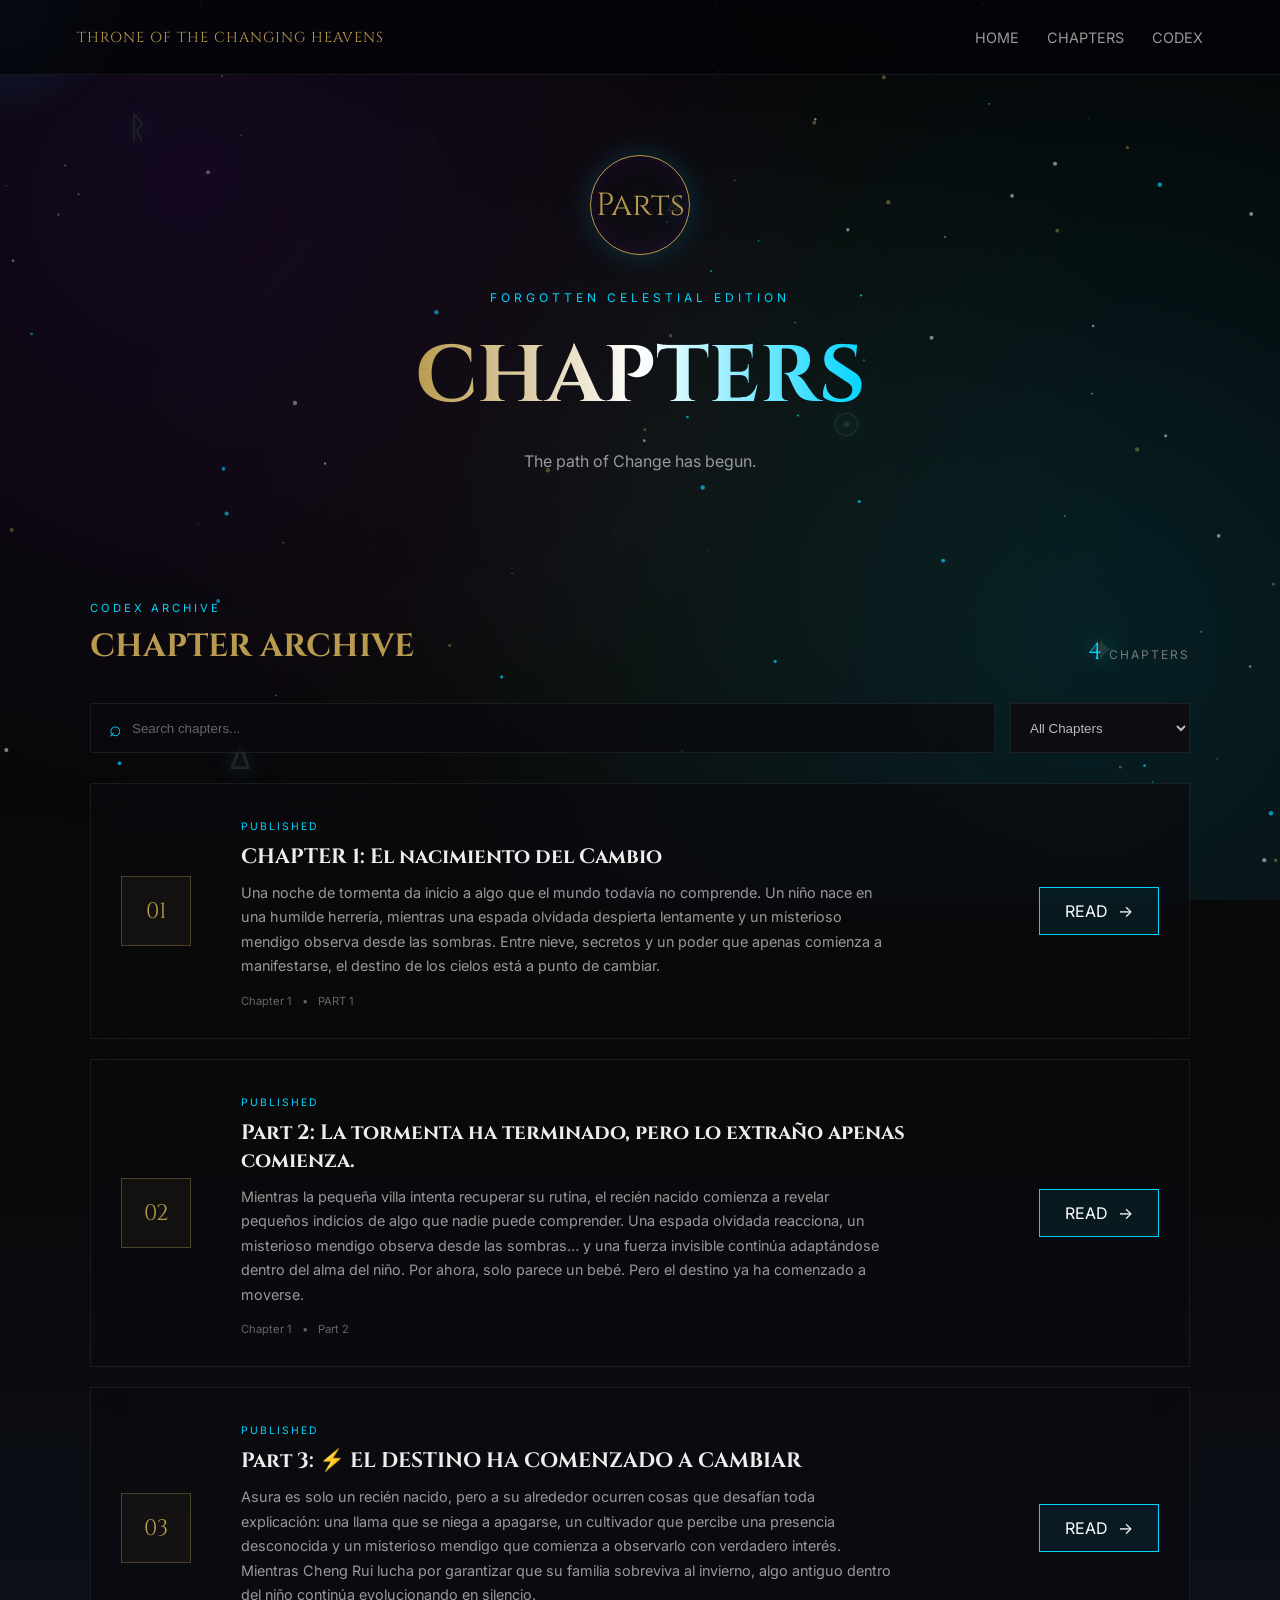
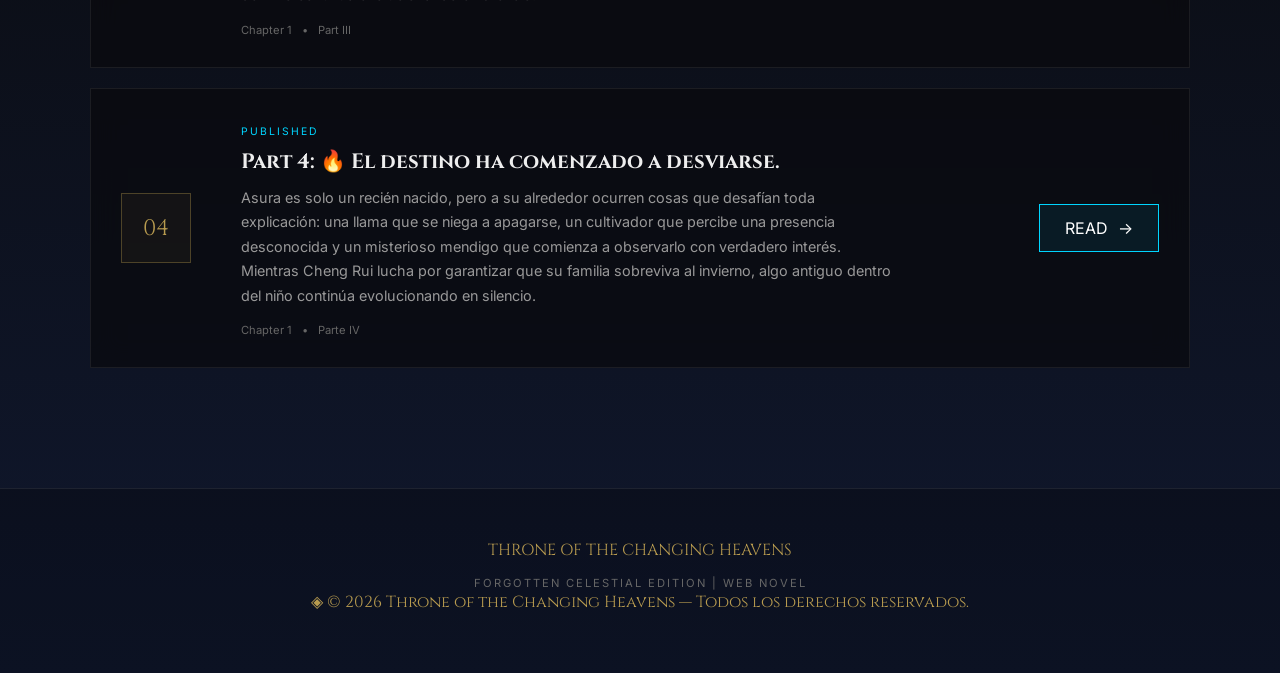
<file: capitulos/capitulos.html>
<!DOCTYPE html>
<html lang="es">
<head>
  <meta charset="UTF-8">

  <meta
    name="viewport"
    content="width=device-width, initial-scale=1.0"
  >

  <meta
    name="description"
    content="Capítulos de Throne of the Changing Heavens"
  >

  <title>
    CHAPTERS | THRONE OF THE CHANGING HEAVENS
  </title>

  <link
    rel="preconnect"
    href="https://fonts.googleapis.com"
  >

  <link
    rel="preconnect"
    href="https://fonts.gstatic.com"
    crossorigin
  >

  <link
    href="https://fonts.googleapis.com/css2?family=Cinzel:wght@400;600;700&family=Inter:wght@300;400;500;600&display=swap"
    rel="stylesheet"
  >

  <link rel="stylesheet" href="../css/indexcap.css">
</head>

<body>

  <!-- ==========================================
       BACKGROUND
  =========================================== -->

  <canvas id="cosmos"></canvas>

  <div class="nebula-layer"></div>

  <div class="rune-field" aria-hidden="true">

    <span class="rune r1">ᚱ</span>
    <span class="rune r2">✦</span>
    <span class="rune r3">☉</span>
    <span class="rune r4">∆</span>
    <span class="rune r5">⟁</span>

  </div>

  <div id="mouseGlow"></div>


  <!-- ==========================================
       NAVBAR
  =========================================== -->

  <header class="topbar">

    <a href="index.html" class="logo">
      THRONE OF THE CHANGING HEAVENS
    </a>

    <nav class="main-nav">
      <a href="../index.html">HOME</a>
      <a href="index.html">CHAPTERS</a>
      <a href="../index.html#codex">CODEX</a>
    </nav>

  </header>


  <!-- ==========================================
       HERO
  =========================================== -->

  <section class="chapters-hero">

    <div class="chapter-symbol">
        <span>Parts</span>
      </div>
    <span class="eyebrow">
      FORGOTTEN CELESTIAL EDITION
    </span>

    <h1>
      CHAPTERS
    </h1>

    <p>
      The path of Change has begun.
    </p>

  </section>


  <!-- ==========================================
       CHAPTER DATABASE
  =========================================== -->

  <main class="chapters-container">

    <div class="chapter-heading">

      <div>

        <span class="section-label">
          CODEX ARCHIVE
        </span>

        <h2>
          CHAPTER ARCHIVE
        </h2>

      </div>

      <div class="chapter-count">

        <span id="chapterCount">
          0
        </span>

        CHAPTERS

      </div>

    </div>


    <!-- ========================================
         SEARCH + FILTER
    ========================================= -->

    <section class="chapter-tools">

      <div class="search-box">

        <span>⌕</span>

        <input
          type="search"
          id="chapterSearch"
          placeholder="Search chapters..."
          autocomplete="off"
        >

      </div>


      <select id="statusFilter">

        <option value="all">
          All Chapters
        </option>

        <option value="published">
          Published
        </option>

        <option value="coming">
          Coming Soon
        </option>

      </select>

    </section>


    <!-- ========================================
         CHAPTER LIST
    ========================================= -->

    <section
      id="chapterList"
      class="chapter-list"
      aria-live="polite"
    >


      <!-- CHAPTER 1 PART 1 -->

      <article
        class="chapter-card reveal"
        data-title="The Forgotten Heaven's Ashes"
        data-status="published"
      >

        <div class="chapter-number">

          <span>
            01
          </span>

        </div>


        <div class="chapter-info">

          <span class="chapter-status published">
            PUBLISHED
          </span>

          <h3>
            CHAPTER 1: El nacimiento del Cambio
          </h3>

          <p>Una noche de tormenta da inicio a algo que el mundo todavía no comprende. Un niño nace en una humilde herrería, mientras una espada olvidada despierta lentamente y un misterioso mendigo observa desde las sombras. Entre nieve, secretos y un poder que apenas comienza a manifestarse, el destino de los cielos está a punto de cambiar.
          </p>

          <div class="chapter-meta">

            <span>
              Chapter 1
            </span>

            <span>
              •
            </span>

            <span>
              PART 1
            </span>

          </div>

        </div>


        <div class="chapter-action">

          <a
            href="capitulo1.html"
            class="read-button"
          >
            READ
            <span>→</span>
          </a>

        </div>

      </article>


      <!-- CHAPTER 2 -->

      <article
        class="chapter-card reveal"
        data-title="The Law That Should Not Exist"
        data-status="published"
      >

        <div class="chapter-number">

          <span>
            02
          </span>

        </div>


        <div class="chapter-info">

          <span class="chapter-status published">
            PUBLISHED
          </span>

          <h3>
            Part 2: La tormenta ha terminado, pero lo extraño apenas comienza.
          </h3>
          <p>Mientras la pequeña villa intenta recuperar su rutina, el recién nacido comienza a revelar pequeños indicios de algo que nadie puede comprender. Una espada olvidada reacciona, un misterioso mendigo observa desde las sombras… y una fuerza invisible continúa adaptándose dentro del alma del niño. Por ahora, solo parece un bebé. Pero el destino ya ha comenzado a moverse. </p>

          <div class="chapter-meta">

            <span>
              Chapter 1
            </span>

            <span>
              •
            </span>

            <span>
              Part 2
            </span>

          </div>

        </div>


        <div class="chapter-action">

          <a
            href="capitulo1parteII.html"
            class="read-button"
          >
            READ
            <span>→</span>
          </a>

        </div>

      </article>


      <!-- CHAPTER 1 PART 3 -->
      <article
        class="chapter-card reveal"
        data-title="The Forgotten Heaven's Ashes"
        data-status="published"
      >

        <div class="chapter-number">

          <span>
            03
          </span>

        </div>


        <div class="chapter-info">

          <span class="chapter-status published">
            PUBLISHED
          </span>

          <h3>Part 3: ⚡ EL DESTINO HA COMENZADO A CAMBIAR</h3>

          <p> Asura es solo un recién nacido, pero a su alrededor ocurren cosas que desafían toda explicación: una llama que se niega a apagarse, un cultivador que percibe una presencia desconocida y un misterioso mendigo que comienza a observarlo con verdadero interés. Mientras Cheng Rui lucha por garantizar que su familia sobreviva al invierno, algo antiguo dentro del niño continúa evolucionando en silencio. </p>

          <div class="chapter-meta">

            <span>
              Chapter 1
            </span>

            <span>
              •
            </span>

            <span>
              Part III
            </span>

          </div>

        </div>


        <div class="chapter-action">

         <a
            href="capitulo1parteIII.html"
            class="read-button"
          >
            READ
            <span>→</span>
          </a>
          
        </div>

      </article>

      <!-- CHAPTER 1 PART 4 -->
      <article
        class="chapter-card reveal"
        data-title="The Forgotten Heaven's Ashes"
        data-status="published"
      >

        <div class="chapter-number">

          <span>
            04
          </span>

        </div>


        <div class="chapter-info">

          <span class="chapter-status published">
            PUBLISHED
          </span>

          <h3>Part 4: 🔥 El destino ha comenzado a desviarse.</h3>

          <p> Asura es solo un recién nacido, pero a su alrededor ocurren cosas que desafían toda explicación: una llama que se niega a apagarse, un cultivador que percibe una presencia desconocida y un misterioso mendigo que comienza a observarlo con verdadero interés. Mientras Cheng Rui lucha por garantizar que su familia sobreviva al invierno, algo antiguo dentro del niño continúa evolucionando en silencio. </p>

          <div class="chapter-meta">

            <span>
              Chapter 1
            </span>

            <span>
              •
            </span>

            <span>
              Parte IV
            </span>

          </div>

        </div>


        <div class="chapter-action">

         <a
            href="capitulo1parteIV.html"
            class="read-button"
          >
            READ
            <span>→</span>
          </a>
          
        </div>

      </article>
      <!-- EMPTY STATE -->

      <div
        id="emptyState"
        class="empty-state"
        hidden
      >

        <div class="empty-symbol">
          ∅
        </div>

        <h3>
          No chapters found
        </h3>

        <p>
          The celestial archive contains no matching
          chapter.
        </p>

      </div>

    </section>

  </main>


  <!-- ==========================================
       FOOTER
  =========================================== -->

  <footer>

    <p>
      THRONE OF THE CHANGING HEAVENS
    </p>

    <span>
      FORGOTTEN CELESTIAL EDITION | WEB NOVEL
    </span>
    <p>◈ © 2026 Throne of the Changing Heavens — Todos los derechos reservados.</p>
  </footer>


  <script src="../js/indexcap.js" defer></script>

</body>
</html>
</file>
<file: css/style.css>
/* ==========================================
   THRONE OF THE CHANGING HEAVENS
   FORGOTTEN CELESTIAL EDITION
========================================== */

:root {
  --obsidian: #090909;
  --void: #050505;
  --purple: #2a0e45;
  --gold: #b89b4f;
  --cyan: #00d5ff;
  --silver: #dadada;
  --mx: 50%;
  --my: 50%;
}

* {
  margin: 0;
  padding: 0;
  box-sizing: border-box;
}

html {
  scroll-behavior: smooth;
  scrollbar-color: var(--cyan) var(--void);
  scrollbar-width: thin;
  scroll-padding-top: 24px;
}

body {
  min-height: 100vh;
  background: linear-gradient(180deg, #050505, #090909, #10182f);
  font-family: Inter, sans-serif;
  color: var(--silver);
  overflow-x: hidden;
}

button,
a {
  font: inherit;
}

button:focus-visible,
a:focus-visible {
  outline: 2px solid var(--cyan);
  outline-offset: 4px;
}

::selection {
  background: rgba(0, 213, 255, 0.25);
  color: #fff;
}

::-webkit-scrollbar {
  width: 10px;
}

::-webkit-scrollbar-track {
  background: var(--void);
}

::-webkit-scrollbar-thumb {
  background: linear-gradient(var(--cyan), var(--purple));
  border-radius: 20px;
}

/* ========= LOADER ========= */

#loader {
  position: fixed;
  inset: 0;
  background: #050505;
  display: flex;
  flex-direction: column;
  justify-content: center;
  align-items: center;
  gap: 12px;
  padding: 24px;
  z-index: 9999;
  transition: opacity 1.2s ease, visibility 1.2s ease;
}

#loader h1 {
  max-width: 900px;
  text-align: center;
  font-family: Cinzel, serif;
  color: var(--gold);
  font-size: clamp(1rem, 3vw, 2rem);
}

#loader p {
  color: #999;
  letter-spacing: 3px;
  text-align: center;
  font-size: 0.75rem;
}

#loader.hide {
  opacity: 0;
  visibility: hidden;
  pointer-events: none;
}

.sigil {
  width: 100px;
  height: 100px;
  border: 2px solid var(--gold);
  border-radius: 50%;
  animation: spin 8s linear infinite;
  box-shadow: 0 0 30px var(--cyan);
}

@keyframes spin {
  to {
    transform: rotate(360deg);
  }
}

/* ========= BACKGROUND ========= */

#cosmos {
  position: fixed;
  inset: 0;
  width: 100%;
  height: 100%;
  display: block;
  z-index: -3;
}

#mouseGlow {
  position: fixed;
  width: 250px;
  height: 250px;
  border-radius: 50%;
  background: radial-gradient(circle, rgba(0, 213, 255, 0.18), transparent 70%);
  pointer-events: none;
  transform: translate(-50%, -50%);
  z-index: -1;
}

.nebula-layer {
  position: fixed;
  inset: 0;
  z-index: -4;
  background:
    radial-gradient(circle at 20% 30%, rgba(42, 14, 69, 0.35), transparent 55%),
    radial-gradient(circle at 80% 60%, rgba(0, 213, 255, 0.12), transparent 60%),
    radial-gradient(circle at center, rgba(184, 155, 79, 0.05), transparent 70%);
  animation: nebulaShift 22s linear infinite;
  pointer-events: none;
}

@keyframes nebulaShift {
  50% {
    transform: scale(1.08) translateY(-20px);
    filter: hue-rotate(15deg);
  }
}

.rune-field {
  position: fixed;
  inset: 0;
  pointer-events: none;
  overflow: hidden;
  z-index: -2;
}

.rune {
  position: absolute;
  font-size: 2rem;
  color: rgba(184, 155, 79, 0.18);
  text-shadow: 0 0 18px rgba(0, 213, 255, 0.35);
  animation: floatRune linear infinite;
}

.r1 { top: 10%; left: 12%; animation-duration: 20s; }
.r2 { top: 72%; left: 84%; animation-duration: 16s; }
.r3 { top: 45%; left: 65%; animation-duration: 24s; }
.r4 { top: 80%; left: 18%; animation-duration: 19s; }
.r5 { top: 22%; left: 52%; animation-duration: 28s; }

@keyframes floatRune {
  50% {
    transform: translateY(-30px) translateX(12px) rotate(15deg);
    opacity: 0.9;
  }
}

body::after {
  content: "";
  position: fixed;
  inset: 0;
  background: radial-gradient(
    circle at var(--mx) var(--my),
    rgba(0, 213, 255, 0.06),
    transparent 18%
  );
  pointer-events: none;
  z-index: 999;
}

/* ========= SIDEBAR ========= */

.sidebar {
  position: fixed;
  left: 0;
  top: 0;
  height: 100%;
  width: 230px;
  padding: 40px 25px;
  overflow-y: auto;
  background: rgba(10, 10, 15, 0.75);
  backdrop-filter: blur(12px);
  border-right: 1px solid rgba(255, 255, 255, 0.08);
  z-index: 1000;
}

.sidebar h2 {
  font-family: Cinzel, serif;
  color: var(--gold);
  margin-bottom: 30px;
}

.sidebar nav {
  display: grid;
  gap: 18px;
}

.sidebar a {
  display: block;
  color: #aaa;
  text-decoration: none;
  transition: 0.3s;
}

.sidebar a:hover {
  color: var(--cyan);
  transform: translateX(8px);
}

/* ========= HERO ========= */

.hero {
  min-height: 100vh;
  display: flex;
  justify-content: center;
  align-items: center;
  padding: 40px 40px 40px 270px;
  position: relative;
  isolation: isolate;
}

.hero-overlay {
  position: absolute;
  inset: 0;
  pointer-events: none;
  background: radial-gradient(circle at center, rgba(42, 14, 69, 0.25), transparent 70%);
  z-index: -1;
}

.hero::before {
  content: "";
  position: absolute;
  inset: 0;
  background: linear-gradient(transparent, rgba(0, 0, 0, 0.45));
  pointer-events: none;
  z-index: -1;
}

.hero-content {
  position: relative;
  text-align: center;
  max-width: 850px;
  padding: 40px;
  will-change: transform;
}

.hero-sigil {
  width: 140px;
  height: 140px;
  margin: 0 auto 35px;
  border-radius: 50%;
  border: 1px solid var(--gold);
  box-shadow: 0 0 25px var(--cyan), inset 0 0 25px var(--purple);
  animation: float 5s ease-in-out infinite;
}

@keyframes float {
  50% {
    transform: translateY(-15px);
  }
}

.hero h1 {
  font-family: Cinzel, serif;
  font-size: clamp(2rem, 8vw, 4rem);
  line-height: 1.1;
  background: linear-gradient(90deg, var(--gold), white, var(--cyan));
  -webkit-background-clip: text;
  background-clip: text;
  color: transparent;
}

.hero p {
  margin-top: 25px;
  font-size: 1.1rem;
  opacity: 0.85;
}

/* ========= BUTTONS ========= */

.buttons {
  margin-top: 40px;
  display: flex;
  gap: 20px;
  justify-content: center;
  flex-wrap: wrap;
}

.button,
.buttons button,
.buttons a {
  display: inline-flex;
  justify-content: center;
  align-items: center;
  padding: 15px 30px;
  background: linear-gradient(90deg, var(--purple), var(--cyan));
  border: none;
  color: white;
  text-decoration: none;
  cursor: pointer;
  transition: 0.35s;
}

.button:hover,
.buttons button:hover,
.buttons a:hover {
  transform: translateY(-4px);
  box-shadow: 0 0 35px rgba(0, 213, 255, 0.45);
}

.button.secondary,
.buttons button.secondary,
.buttons a.secondary {
  background: transparent;
  border: 1px solid var(--gold);
}

/* ========= PANELS ========= */

.panel {
  padding: 120px 8% 120px 320px;
  display: grid;
  grid-template-columns: 1fr 1fr;
  gap: 35px;
  scroll-margin-top: 30px;
}

.card {
  padding: 35px;
  background: rgba(10, 10, 15, 0.75);
  backdrop-filter: blur(12px);
  border: 1px solid rgba(255, 255, 255, 0.08);
  transition: 0.35s;
  box-shadow: 0 15px 40px rgba(0, 0, 0, 0.25);
}

.card:hover {
  transform: translateY(-8px);
  border-color: var(--cyan);
  box-shadow: 0 20px 70px rgba(0, 213, 255, 0.12);
}

.card h3 {
  font-family: Cinzel, serif;
  color: var(--gold);
  margin-bottom: 20px;
}

.card p,
.card li,
.mini-card p,
.mini-card li {
  line-height: 1.8;
}

.card ul,
.mini-card ul {
  padding-left: 20px;
}

/* ========= REVEAL ========= */

.reveal {
  opacity: 0;
  transform: translateY(50px);
  transition: opacity 0.9s ease, transform 0.9s ease;
}

.reveal.active {
  opacity: 1;
  transform: none;
}

/* ========= READING ENGINE ========= */

.reading-wrapper {
  display: grid;
  grid-template-columns: minmax(0, 2fr) 350px;
  gap: 45px;
  padding: 140px 8% 140px 320px;
  scroll-margin-top: 30px;
}

.reading-main {
  min-width: 0;
}

.progress-container {
  position: fixed;
  top: 0;
  left: 0;
  width: 100%;
  height: 4px;
  z-index: 9000;
  background: transparent;
  pointer-events: none;
}

#progressBar {
  width: 0%;
  height: 100%;
  background: linear-gradient(90deg, var(--gold), var(--cyan));
  box-shadow: 0 0 20px var(--cyan);
  transition: width 0.08s linear;
}

/* ========= CHAPTER ========= */

.chapter {
  background: rgba(10, 10, 15, 0.75);
  backdrop-filter: blur(16px);
  border: 1px solid rgba(255, 255, 255, 0.08);
  padding: 60px;
  box-shadow: 0 15px 40px rgba(0, 0, 0, 0.25);
  transition: 0.35s;
}

.chapter:hover {
  transform: translateY(-8px);
  box-shadow: 0 20px 70px rgba(0, 213, 255, 0.12);
}

.chapter-header {
  margin-bottom: 55px;
}

.chapter-tag {
  display: inline-block;
  padding: 10px 18px;
  background: rgba(0, 213, 255, 0.12);
  border: 1px solid var(--cyan);
  letter-spacing: 2px;
  font-size: 0.8rem;
  margin-bottom: 20px;
}

.chapter h2 {
  font-family: Cinzel, serif;
  font-size: 2.6rem;
  line-height: 1.2;
  color: var(--gold);
  margin-bottom: 18px;
}

.chapter-subtitle {
  opacity: 0.65;
  font-style: italic;
}

.chapter-content {
  max-width: 820px;
  margin: auto;
}

.chapter-content p {
  font-size: 1.12rem;
  line-height: 2.15;
  margin-bottom: 34px;
  color: #d7d7d7;
  letter-spacing: 0.35px;
}

.chapter-controls {
  display: flex;
  gap: 18px;
  justify-content: center;
  margin-top: 70px;
  flex-wrap: wrap;
}

.chapter-controls button {
  padding: 13px 22px;
  border: 1px solid rgba(255, 255, 255, 0.12);
  background: rgba(255, 255, 255, 0.04);
  color: #eee;
  cursor: pointer;
  transition: 0.3s;
}

.chapter-controls button:hover:not(:disabled) {
  border-color: var(--cyan);
  transform: translateY(-3px);
}

.chapter-controls button:disabled {
  opacity: 0.4;
  cursor: not-allowed;
}

#bookmarkBtn.active {
  background: linear-gradient(90deg, var(--gold), var(--purple));
}

.chapter-status {
  min-height: 1.5em;
  margin-top: 20px;
  text-align: center;
  color: var(--cyan);
  font-size: 0.9rem;
}

/* ========= READING SIDEBAR ========= */

.reading-sidebar {
  display: flex;
  flex-direction: column;
  gap: 28px;
}

.mini-card {
  padding: 28px;
  background: rgba(10, 10, 15, 0.75);
  backdrop-filter: blur(12px);
  border: 1px solid rgba(255, 255, 255, 0.06);
  transition: 0.35s;
  box-shadow: 0 15px 40px rgba(0, 0, 0, 0.25);
  scroll-margin-top: 30px;
}

.mini-card:hover {
  transform: translateY(-8px);
  border-color: var(--gold);
  box-shadow: 0 20px 70px rgba(0, 213, 255, 0.12);
}

.mini-card h3 {
  font-family: Cinzel, serif;
  color: var(--cyan);
  margin-bottom: 18px;
}

/* ========= FOOTER ========= */

footer {
  padding: 45px;
  text-align: center;
  border-top: 1px solid rgba(255, 255, 255, 0.08);
  background: rgba(0, 0, 0, 0.25);
  color: #999;
}

/* ========= RESPONSIVE ========= */

@media (max-width: 1100px) {
  .reading-wrapper {
    grid-template-columns: 1fr;
    padding: 90px 30px;
  }

  .reading-sidebar {
    order: -1;
    display: grid;
    grid-template-columns: repeat(3, 1fr);
  }

  .chapter {
    padding: 35px;
  }

  .chapter h2 {
    font-size: 2rem;
  }
}

@media (max-width: 980px) {

  /* ===== SIDEBAR MOBILE ===== */

  .sidebar {
    width: min(80vw, 280px);
    height: 100dvh;

    padding: 30px 20px;

    transform: translateX(-100%);
    transition: transform 0.35s ease;

    z-index: 10000;
  }

  .sidebar.mobile-open {
    transform: translateX(0);
  }

  .sidebar nav {
    gap: 12px;
  }

  .sidebar a {
    padding: 12px 10px;
  }

  /* ===== BOTÓN CODEX ===== */

  .codex-toggle {
    display: flex;
    position: fixed;

    top: 18px;
    left: 18px;

    width: 48px;
    height: 48px;

    align-items: center;
    justify-content: center;

    z-index: 10001;

    background: rgba(10, 10, 15, 0.9);
    border: 1px solid var(--gold);

    color: var(--gold);

    font-size: 1.35rem;

    cursor: pointer;

    backdrop-filter: blur(12px);

    box-shadow:
      0 0 20px rgba(0, 213, 255, 0.15);
  }

  /* ===== FONDO AL ABRIR ===== */

  .codex-overlay {
    position: fixed;
    inset: 0;

    background: rgba(0, 0, 0, 0.65);

    opacity: 0;
    visibility: hidden;

    transition: 0.3s;

    z-index: 9999;
  }

  .codex-overlay.active {
    opacity: 1;
    visibility: visible;
  }

  /* ===== CONTENIDO ===== */

  .hero {
    padding: 80px 25px 30px;
  }

  .panel {
    padding: 80px 30px;
    grid-template-columns: 1fr;
  }

  .reading-wrapper {
    padding: 80px 30px;
  }
}
@media (max-width: 700px) {
  .reading-sidebar {
    grid-template-columns: 1fr;
  }
}

@media (max-width: 600px) {
  .hero-content {
    padding: 20px;
  }

  .hero-sigil {
    width: 110px;
    height: 110px;
  }

  .chapter {
    padding: 28px;
  }

  .chapter h2 {
    font-size: 1.6rem;
  }

  .chapter-content p {
    font-size: 1rem;
    line-height: 1.9;
  }

  .buttons,
  .chapter-controls {
    flex-direction: column;
  }

  .button,
  .buttons button,
  .buttons a,
  .chapter-controls button {
    width: 100%;
  }

  footer {
    padding: 30px 20px;
    font-size: 0.8rem;
  }
}

/* ========= REDUCED MOTION ========= */

@media (prefers-reduced-motion: reduce) {
  html {
    scroll-behavior: auto;
  }

  *,
  *::before,
  *::after {
    animation-duration: 0.01ms !important;
    animation-iteration-count: 1 !important;
    transition-duration: 0.01ms !important;
  }
}
</file>
<file: css/indexcap.css>
/* ==========================================
   THRONE OF THE CHANGING HEAVENS
   CHAPTER ARCHIVE
========================================== */

:root {

  --void: #050505;
  --obsidian: #090909;
  --purple: #2a0e45;
  --gold: #b89b4f;
  --cyan: #00d5ff;
  --silver: #dadada;

  --mx: 50%;
  --my: 50%;

}


/* ==========================================
   RESET
========================================== */

* {

  margin: 0;
  padding: 0;

  box-sizing: border-box;

}


html {

  scroll-behavior: smooth;

  scrollbar-width: thin;

  scrollbar-color:
    var(--cyan)
    var(--void);

}


body {

  min-height: 100vh;

  background:

    linear-gradient(
      180deg,
      #050505,
      #090909,
      #10182f
    );

  color: var(--silver);

  font-family:
    Inter,
    sans-serif;

  overflow-x: hidden;

}


/* ==========================================
   SCROLLBAR
========================================== */

::-webkit-scrollbar {

  width: 9px;

}


::-webkit-scrollbar-track {

  background:
    var(--void);

}


::-webkit-scrollbar-thumb {

  background:

    linear-gradient(
      var(--cyan),
      var(--purple)
    );

  border-radius: 20px;

}


/* ==========================================
   COSMIC BACKGROUND
========================================== */

#cosmos {

  position: fixed;

  inset: 0;

  width: 100%;
  height: 100%;

  z-index: -4;

}


.nebula-layer {

  position: fixed;

  inset: 0;

  z-index: -3;

  pointer-events: none;

  background:

    radial-gradient(
      circle at 15% 20%,
      rgba(42,14,69,.40),
      transparent 50%
    ),

    radial-gradient(
      circle at 85% 70%,
      rgba(0,213,255,.12),
      transparent 55%
    ),

    radial-gradient(
      circle at center,
      rgba(184,155,79,.05),
      transparent 65%
    );

  animation:
    nebulaMove
    20s
    ease-in-out
    infinite;

}


@keyframes nebulaMove {

  50% {

    transform:
      scale(1.08)
      translateY(-20px);

  }

}


/* ==========================================
   RUNES
========================================== */

.rune-field {

  position: fixed;

  inset: 0;

  overflow: hidden;

  pointer-events: none;

  z-index: -2;

}


.rune {

  position: absolute;

  color:
    rgba(184,155,79,.16);

  font-size: 2rem;

  text-shadow:
    0 0 20px
    rgba(0,213,255,.35);

  animation:
    runeFloat
    linear
    infinite;

}


.r1 {

  top: 12%;
  left: 10%;

  animation-duration: 20s;

}


.r2 {

  top: 70%;
  left: 85%;

  animation-duration: 16s;

}


.r3 {

  top: 45%;
  left: 65%;

  animation-duration: 23s;

}


.r4 {

  top: 82%;
  left: 18%;

  animation-duration: 18s;

}


.r5 {

  top: 20%;
  left: 52%;

  animation-duration: 27s;

}


@keyframes runeFloat {

  50% {

    transform:
      translateY(-30px)
      translateX(12px)
      rotate(15deg);

    opacity: .8;

  }

}


/* ==========================================
   MOUSE GLOW
========================================== */

#mouseGlow {

  position: fixed;

  width: 260px;
  height: 260px;

  border-radius: 50%;

  pointer-events: none;

  transform:
    translate(-50%, -50%);

  background:

    radial-gradient(
      circle,
      rgba(0,213,255,.14),
      transparent 70%
    );

  z-index: -1;

}


/* ==========================================
   TOP BAR
========================================== */

.topbar {

  position: sticky;

  top: 0;

  z-index: 1000;

  height: 75px;

  padding:
    0 6%;

  display: flex;

  align-items: center;

  justify-content: space-between;

  gap: 30px;

  background:
    rgba(5,5,8,.78);

  backdrop-filter:
    blur(15px);

  border-bottom:
    1px solid
    rgba(255,255,255,.08);

}


.logo {

  color:
    var(--gold);

  text-decoration: none;

  font-family:
    Cinzel,
    serif;

  font-size:
    .9rem;

  letter-spacing:
    1px;

}


.main-nav {

  display: flex;

  gap: 28px;

}


.main-nav a {

  position: relative;

  color:
    #999;

  text-decoration: none;

  font-size:
    .9rem;

  transition:
    .3s;

}


.main-nav a:hover,
.main-nav a.active {

  color:
    var(--cyan);

}


.main-nav a.active::after {

  content: "";

  position: absolute;

  left: 0;
  right: 0;

  bottom: -8px;

  height: 1px;

  background:
    var(--cyan);

  box-shadow:
    0 0 10px
    var(--cyan);

}


/* ==========================================
   HERO
========================================== */
.chapter-symbol {

  width:
    100px;

  height:
    100px;

  margin-bottom:
    35px;

  display:
    flex;

  align-items:
    center;

  justify-content:
    center;

  border:
    1px solid
    var(--gold);

  border-radius:
    50%;

  box-shadow:

    0 0 30px
    rgba(0,213,255,.18),

    inset 0 0 25px
    rgba(42,14,69,.5);

}


.chapter-symbol span {

  color:
    var(--gold);

  font-family:
    Cinzel,
    serif;

  font-size:
    2rem;

}


.chapter-label {

  color:
    var(--cyan);

  font-size:
    .7rem;

  letter-spacing:
    5px;

  margin-bottom:
    20px;

}

.chapters-hero {

  min-height:
    430px;

  padding:
    80px 30px;

  display: flex;

  flex-direction: column;

  justify-content: center;

  align-items: center;

  text-align: center;

}


.hero-sigil {

  width: 110px;
  height: 110px;

  border:
    1px solid
    var(--gold);

  border-radius: 50%;

  margin-bottom:
    35px;

  box-shadow:

    0 0 25px
    var(--cyan),

    inset 0 0 25px
    var(--purple);

  animation:
    heroFloat
    5s
    ease-in-out
    infinite;

}


@keyframes heroFloat {

  50% {

    transform:
      translateY(-12px);

  }

}


.eyebrow {

  color:
    var(--cyan);

  font-size:
    .75rem;

  letter-spacing:
    4px;

  margin-bottom:
    18px;

}


.chapters-hero h1 {

  font-family:
    Cinzel,
    serif;

  font-size:
    clamp(
      2.5rem,
      8vw,
      5rem
    );

  background:

    linear-gradient(
      90deg,
      var(--gold),
      white,
      var(--cyan)
    );

  -webkit-background-clip:
    text;

  background-clip:
    text;

  color:
    transparent;

}


.chapters-hero p {

  margin-top:
    20px;

  color:
    #999;

}


/* ==========================================
   MAIN
========================================== */

.chapters-container {

  width:
    min(
      1100px,
      calc(100% - 40px)
    );

  margin:
    0 auto;

  padding:
    50px 0 120px;

}


/* ==========================================
   HEADING
========================================== */

.chapter-heading {

  display: flex;

  justify-content:
    space-between;

  align-items:
    flex-end;

  gap: 30px;

  margin-bottom:
    35px;

}


.section-label {

  display: block;

  color:
    var(--cyan);

  font-size:
    .7rem;

  letter-spacing:
    3px;

  margin-bottom:
    10px;

}


.chapter-heading h2 {

  font-family:
    Cinzel,
    serif;

  color:
    var(--gold);

  font-size:
    2rem;

}


.chapter-count {

  color:
    #777;

  font-size:
    .75rem;

  letter-spacing:
    2px;

}


#chapterCount {

  color:
    var(--cyan);

  font-size:
    1.5rem;

  font-family:
    Cinzel,
    serif;

}


/* ==========================================
   SEARCH
========================================== */

.chapter-tools {

  display: flex;

  gap: 15px;

  margin-bottom:
    30px;

}


.search-box {

  flex: 1;

  display: flex;

  align-items: center;

  gap: 10px;

  padding:
    0 18px;

  height:
    50px;

  background:
    rgba(10,10,15,.75);

  border:
    1px solid
    rgba(255,255,255,.08);

}


.search-box span {

  color:
    var(--cyan);

  font-size:
    1.3rem;

}


.search-box input {

  width:
    100%;

  height:
    100%;

  border:
    0;

  outline:
    0;

  background:
    transparent;

  color:
    white;

}


.search-box input::placeholder {

  color:
    #666;

}


#statusFilter {

  min-width:
    180px;

  padding:
    0 15px;

  background:
    #0c0c11;

  color:
    #bbb;

  border:
    1px solid
    rgba(255,255,255,.08);

  outline:
    none;

}


/* ==========================================
   CHAPTER LIST
========================================== */

.chapter-list {

  display:
    grid;

  gap:
    20px;

}


.chapter-card {

  display:
    grid;

  grid-template-columns:
    90px
    1fr
    auto;

  align-items:
    center;

  gap:
    30px;

  padding:
    30px;

  background:
    rgba(10,10,15,.72);

  backdrop-filter:
    blur(14px);

  border:
    1px solid
    rgba(255,255,255,.07);

  transition:
    .35s;

}


.chapter-card:hover {

  transform:
    translateY(-5px);

  border-color:
    rgba(0,213,255,.45);

  box-shadow:
    0 20px 60px
    rgba(0,213,255,.08);

}


/* ==========================================
   NUMBER
========================================== */

.chapter-number {

  width:
    70px;

  height:
    70px;

  display:
    flex;

  align-items:
    center;

  justify-content:
    center;

  border:
    1px solid
    rgba(184,155,79,.35);

  background:
    rgba(184,155,79,.05);

}


.chapter-number span {

  font-family:
    Cinzel,
    serif;

  font-size:
    1.4rem;

  color:
    var(--gold);

}


/* ==========================================
   INFO
========================================== */

.chapter-status {

  display:
    inline-block;

  margin-bottom:
    10px;

  font-size:
    .65rem;

  letter-spacing:
    2px;

}


.chapter-status.published {

  color:
    var(--cyan);

}


.chapter-status.coming {

  color:
    #777;

}


.chapter-info h3 {

  font-family:
    Cinzel,
    serif;

  color:
    #eee;

  font-size:
    1.3rem;

  margin-bottom:
    10px;

}


.chapter-info p {

  max-width:
    650px;

  color:
    #999;

  line-height:
    1.7;

  font-size:
    .9rem;

}


.chapter-meta {

  display:
    flex;

  gap:
    10px;

  margin-top:
    15px;

  color:
    #666;

  font-size:
    .7rem;

}


/* ==========================================
   BUTTON
========================================== */

.read-button {

  display:
    inline-flex;

  align-items:
    center;

  justify-content:
    center;

  gap:
    10px;

  min-width:
    120px;

  padding:
    13px 20px;

  color:
    white;

  text-decoration:
    none;

  border:
    1px solid
    var(--cyan);

  background:
    rgba(0,213,255,.08);

  cursor:
    pointer;

  transition:
    .3s;

}


.read-button:hover {

  background:
    var(--cyan);

  color:
    #050505;

  box-shadow:
    0 0 25px
    rgba(0,213,255,.35);

}


.read-button.disabled {

  border-color:
    #333;

  color:
    #555;

  background:
    transparent;

  cursor:
    not-allowed;

  box-shadow:
    none;

}


/* ==========================================
   EMPTY
========================================== */

.empty-state {

  text-align:
    center;

  padding:
    80px 20px;

  border:
    1px solid
    rgba(255,255,255,.06);

}


.empty-symbol {

  color:
    var(--gold);

  font-size:
    3rem;

  margin-bottom:
    15px;

}


.empty-state h3 {

  font-family:
    Cinzel,
    serif;

  margin-bottom:
    10px;

}


.empty-state p {

  color:
    #777;

}


/* ==========================================
   FOOTER
========================================== */

footer {

  padding:
    50px 20px;

  text-align:
    center;

  border-top:
    1px solid
    rgba(255,255,255,.08);

  background:
    rgba(0,0,0,.25);

}


footer p {

  font-family:
    Cinzel,
    serif;

  color:
    var(--gold);

  margin-bottom:
    10px;

}


footer span {

  color:
    #666;

  font-size:
    .7rem;

  letter-spacing:
    2px;

}


/* ==========================================
   REVEAL
========================================== */

.reveal {

  opacity:
    0;

  transform:
    translateY(25px);

  transition:
    opacity .7s ease,
    transform .7s ease;

}


.reveal.active {

  opacity:
    1;

  transform:
    none;

}


/* ==========================================
   RESPONSIVE
========================================== */

@media (max-width: 800px) {

  .topbar {

    height:
      auto;

    padding:
      20px;

    flex-direction:
      column;

  }


  .main-nav {

    gap:
      18px;

  }


  .chapter-heading {

    align-items:
      flex-start;

    flex-direction:
      column;

  }


  .chapter-card {

    grid-template-columns:
      65px
      1fr;

  }


  .chapter-action {

    grid-column:
      2;

  }


  .read-button {

    width:
      100%;

  }

}


@media (max-width: 550px) {

  .chapters-container {

    width:
      calc(100% - 24px);

  }


  .chapters-hero {

    min-height:
      350px;

  }


  .chapters-hero h1 {

    font-size:
      2.3rem;

  }


  .chapter-tools {

    flex-direction:
      column;

  }


  #statusFilter {

    height:
      50px;

  }


  .chapter-card {

    grid-template-columns:
      1fr;

    gap:
      20px;

  }


  .chapter-number {

    width:
      60px;

    height:
      60px;

  }


  .chapter-action {

    grid-column:
      auto;

  }

}


/* ==========================================
   REDUCED MOTION
========================================== */

@media (prefers-reduced-motion: reduce) {

  *,
  *::before,
  *::after {

    animation-duration:
      .01ms !important;

    animation-iteration-count:
      1 !important;

    transition-duration:
      .01ms !important;

  }

}
</file>
<file: css/capitulo.css>
/* ==========================================
   THRONE OF THE CHANGING HEAVENS
   CHAPTER READER
========================================== */


:root {

  --void: #050505;

  --obsidian: #090909;

  --purple: #2a0e45;

  --gold: #b89b4f;

  --cyan: #00d5ff;

  --white: #eeeeee;

  --text: #c4c4c4;

  --muted: #777;

  --border:
    rgba(255,255,255,.08);

}


/* ==========================================
   RESET
========================================== */

* {

  margin: 0;

  padding: 0;

  box-sizing: border-box;

}


html {

  scroll-behavior: smooth;

  scrollbar-width: thin;

  scrollbar-color:
    var(--cyan)
    var(--void);

}


body {

  min-height: 100vh;

  background:

    linear-gradient(
      180deg,
      #040405,
      #08080b,
      #0b1020
    );

  color:
    var(--text);

  font-family:
    Inter,
    sans-serif;

  overflow-x: hidden;

}


/* ==========================================
   SCROLLBAR
========================================== */

::-webkit-scrollbar {

  width: 9px;

}


::-webkit-scrollbar-track {

  background:
    var(--void);

}


::-webkit-scrollbar-thumb {

  background:

    linear-gradient(
      var(--cyan),
      var(--purple)
    );

}


/* ==========================================
   COSMOS
========================================== */

#cosmos {

  position: fixed;

  inset: 0;

  width: 100%;

  height: 100%;

  z-index: -5;

}


.nebula-layer {

  position: fixed;

  inset: 0;

  z-index: -4;

  pointer-events: none;

  background:

    radial-gradient(
      circle at 15% 20%,
      rgba(42,14,69,.42),
      transparent 45%
    ),

    radial-gradient(
      circle at 85% 70%,
      rgba(0,213,255,.10),
      transparent 50%
    ),

    radial-gradient(
      circle at 50% 50%,
      rgba(184,155,79,.035),
      transparent 60%
    );

}


/* ==========================================
   RUNES
========================================== */

.rune-field {

  position: fixed;

  inset: 0;

  overflow: hidden;

  pointer-events: none;

  z-index: -2;

}


.rune {

  position: absolute;

  color:
    rgba(184,155,79,.13);

  font-size:
    2rem;

  text-shadow:
    0 0 20px
    rgba(0,213,255,.25);

  animation:
    runeFloat
    20s
    ease-in-out
    infinite;

}


.r1 {

  top: 15%;
  left: 8%;

}


.r2 {

  top: 70%;
  left: 90%;

  animation-delay:
    -5s;

}


.r3 {

  top: 45%;
  left: 72%;

  animation-delay:
    -8s;

}


.r4 {

  top: 80%;
  left: 15%;

  animation-delay:
    -12s;

}


.r5 {

  top: 20%;
  left: 52%;

  animation-delay:
    -16s;

}


@keyframes runeFloat {

  50% {

    transform:
      translateY(-30px)
      translateX(15px)
      rotate(12deg);

  }

}


/* ==========================================
   MOUSE GLOW
========================================== */

#mouseGlow {

  position: fixed;

  width: 280px;

  height: 280px;

  border-radius: 50%;

  pointer-events: none;

  transform:
    translate(-50%, -50%);

  background:

    radial-gradient(
      circle,
      rgba(0,213,255,.11),
      transparent 70%
    );

  z-index: -1;

}


/* ==========================================
   TOPBAR
========================================== */

.topbar {

  position: sticky;

  top: 0;

  z-index: 1000;

  min-height: 72px;

  padding:
    0 6%;

  display: flex;

  align-items: center;

  justify-content: space-between;

  gap: 30px;

  background:
    rgba(4,4,7,.78);

  backdrop-filter:
    blur(16px);

  border-bottom:
    1px solid
    var(--border);

}


.logo {

  color:
    var(--gold);

  text-decoration:
    none;

  font-family:
    Cinzel,
    serif;

  font-size:
    .85rem;

  letter-spacing:
    1px;

}


.main-nav {

  display:
    flex;

  gap:
    25px;

}


.main-nav a {

  color:
    #888;

  text-decoration:
    none;

  font-size:
    .78rem;

  letter-spacing:
    1px;

  transition:
    .3s;

}


.main-nav a:hover {

  color:
    var(--cyan);

}


/* ==========================================
   READING PROGRESS
========================================== */

.reading-progress {

  position:
    fixed;

  top:
    72px;

  left:
    0;

  width:
    100%;

  height:
    2px;

  z-index:
    999;

  background:
    rgba(255,255,255,.03);

}


#progressBar {

  width:
    0%;

  height:
    100%;

  background:

    linear-gradient(
      90deg,
      var(--purple),
      var(--cyan),
      var(--gold)
    );

  box-shadow:
    0 0 12px
    rgba(0,213,255,.5);

}


/* ==========================================
   CHAPTER HERO
========================================== */

.chapter-hero {

  min-height:
    570px;

  padding:
    100px 25px
    80px;

  display:
    flex;

  flex-direction:
    column;

  align-items:
    center;

  justify-content:
    center;

  text-align:
    center;

}


.chapter-symbol {

  width:
    100px;

  height:
    100px;

  margin-bottom:
    35px;

  display:
    flex;

  align-items:
    center;

  justify-content:
    center;

  border:
    1px solid
    var(--gold);

  border-radius:
    50%;

  box-shadow:

    0 0 30px
    rgba(0,213,255,.18),

    inset 0 0 25px
    rgba(42,14,69,.5);

}


.chapter-symbol span {

  color:
    var(--gold);

  font-family:
    Cinzel,
    serif;

  font-size:
    2rem;

}


.chapter-label {

  color:
    var(--cyan);

  font-size:
    .7rem;

  letter-spacing:
    5px;

  margin-bottom:
    20px;

}


.chapter-hero h1 {

  max-width:
    950px;

  font-family:
    Cinzel,
    serif;

  font-size:
    clamp(
      2.2rem,
      6vw,
      4.5rem
    );

  line-height:
    1.2;

  background:

    linear-gradient(
      90deg,
      var(--gold),
      #fff,
      var(--cyan)
    );

  -webkit-background-clip:
    text;

  background-clip:
    text;

  color:
    transparent;

}


.chapter-subtitle {

  margin-top:
    25px;

  max-width:
    650px;

  color:
    #888;

  font-size:
    1rem;

  line-height:
    1.8;

}


.chapter-meta {

  display:
    flex;

  flex-wrap:
    wrap;

  justify-content:
    center;

  gap:
    12px;

  margin-top:
    35px;

  color:
    #555;

  font-size:
    .65rem;

  letter-spacing:
    2px;

}


.separator {

  color:
    var(--gold);

}


/* ==========================================
   READER LAYOUT
========================================== */

.reader-layout {

  width:
    min(
      1250px,
      calc(100% - 40px)
    );

  margin:
    auto;

  display:
    grid;

  grid-template-columns:
    120px
    minmax(0, 760px)
    120px;

  justify-content:
    center;

  gap:
    40px;

}


/* ==========================================
   SIDE ELEMENTS
========================================== */

.reader-side {

  padding-top:
    100px;

  display:
    flex;

  flex-direction:
    column;

  align-items:
    center;

  gap:
    20px;

  color:
    #444;

  font-family:
    Cinzel,
    serif;

  font-size:
    .65rem;

  letter-spacing:
    3px;

}


.side-symbol {

  width:
    55px;

  height:
    55px;

  display:
    flex;

  align-items:
    center;

  justify-content:
    center;

  border:
    1px solid
    rgba(184,155,79,.22);

  color:
    rgba(184,155,79,.55);

}


/* ==========================================
   CHAPTER CONTENT
========================================== */

.chapter-content {

  padding:
    20px 0 100px;

}


.chapter-content p {

  margin-bottom:
    32px;

  color:
    #bcbcbc;

  font-family:
    Inter,
    sans-serif;

  font-size:
    1.05rem;

  line-height:
    2.15;

  font-weight:
    300;

}


.chapter-content .opening {

  font-size:
    1.35rem;

  color:
    #e2e2e2;

}


.chapter-content .opening::first-letter {

  float:
    left;

  margin-right:
    12px;

  margin-top:
    8px;

  color:
    var(--gold);

  font-family:
    Cinzel,
    serif;

  font-size:
    4rem;

  line-height:
    .8;

}


.chapter-content .emphasis {

  color:
    var(--gold);

  font-family:
    Cinzel,
    serif;

  font-size:
    1.25rem;

  letter-spacing:
    1px;

}


/* ==========================================
   CHAPTER END
========================================== */

.chapter-end {

  margin-top:
    100px;

  padding:
    40px 0;

  display:
    flex;

  align-items:
    center;

  justify-content:
    center;

  gap:
    20px;

  border-top:
    1px solid
    rgba(255,255,255,.07);

  border-bottom:
    1px solid
    rgba(255,255,255,.07);

}


.chapter-end p {

  margin:
    0;

  color:
    var(--gold);

  font-family:
    Cinzel,
    serif;

  font-size:
    .7rem;

  letter-spacing:
    3px;

}


.end-symbol {

  color:
    var(--cyan);

}


/* ==========================================
   CONTROLS
========================================== */

.chapter-controls {

  width:
    min(
      760px,
      calc(100% - 40px)
    );

  margin:
    20px auto 80px;

  display:
    flex;

  justify-content:
    center;

  gap:
    12px;

}


.control-button {

  min-height:
    45px;

  padding:
    0 18px;

  display:
    inline-flex;

  align-items:
    center;

  justify-content:
    center;

  gap:
    8px;

  color:
    #aaa;

  background:
    rgba(10,10,15,.7);

  border:
    1px solid
    rgba(255,255,255,.08);

  text-decoration:
    none;

  font-family:
    Inter,
    sans-serif;

  font-size:
    .7rem;

  letter-spacing:
    1px;

  cursor:
    pointer;

  transition:
    .3s;

}


.control-button:hover {

  color:
    var(--cyan);

  border-color:
    rgba(0,213,255,.4);

}


.control-button.active {

  color:
    var(--gold);

  border-color:
    rgba(184,155,79,.5);

}


/* ==========================================
   CHAPTER NAVIGATION
========================================== */

.chapter-navigation {

  width:
    min(
      1100px,
      calc(100% - 40px)
    );

  margin:
    0 auto 120px;

  display:
    grid;

  grid-template-columns:
    1fr 1fr;

  gap:
    20px;

}


.navigation-card {

  position:
    relative;

  min-height:
    130px;

  padding:
    30px;

  display:
    flex;

  flex-direction:
    column;

  justify-content:
    center;

  color:
    #aaa;

  background:
    rgba(10,10,15,.7);

  border:
    1px solid
    rgba(255,255,255,.07);

  text-decoration:
    none;

  transition:
    .35s;

}


.navigation-card:hover {

  border-color:
    rgba(0,213,255,.4);

  transform:
    translateY(-4px);

}


.navigation-card.next {

  text-align:
    right;

}


.nav-label {

  color:
    var(--cyan);

  font-size:
    .65rem;

  letter-spacing:
    3px;

  margin-bottom:
    12px;

}


.navigation-card strong {

  color:
    #ddd;

  font-family:
    Cinzel,
    serif;

  font-size:
    1rem;

}


.arrow {

  position:
    absolute;

  top:
    50%;

  transform:
    translateY(-50%);

  color:
    var(--gold);

  font-size:
    1.5rem;

}


.previous .arrow {

  left:
    25px;

}


.next .arrow {

  right:
    25px;

}


/* ==========================================
   FOOTER
========================================== */

footer {

  padding:
    55px 20px;

  text-align:
    center;

  border-top:
    1px solid
    rgba(255,255,255,.07);

}


footer p {

  margin-bottom:
    10px;

  color:
    var(--gold);

  font-family:
    Cinzel,
    serif;

  font-size:
    .85rem;

}


footer span {

  color:
    #555;

  font-size:
    .65rem;

  letter-spacing:
    2px;

}


/* ==========================================
   RESPONSIVE
========================================== */

@media (max-width: 1000px) {

  .reader-layout {

    grid-template-columns:
      1fr;

    width:
      min(
        760px,
        calc(100% - 40px)
      );

  }


  .reader-side {

    display:
      none;

  }

}


@media (max-width: 700px) {

  .topbar {

    padding:
      18px 20px;

    flex-direction:
      column;

  }


  .main-nav {

    gap:
      18px;

  }


  .reading-progress {

    top:
      108px;

  }


  .chapter-hero {

    min-height:
      500px;

    padding:
      80px 20px;

  }


  .chapter-hero h1 {

    font-size:
      2.2rem;

  }


  .chapter-content p {

    font-size:
      1rem;

    line-height:
      2;

  }


  .chapter-controls {

    flex-wrap:
      wrap;

  }


  .control-button {

    flex:
      1;

  }


  .chapter-navigation {

    grid-template-columns:
      1fr;

  }


  .navigation-card.next {

    text-align:
      left;

  }


  .next .arrow {

    left:
      25px;

    right:
      auto;

  }

}


@media (max-width: 450px) {

  .chapter-content p {

    font-size:
      .96rem;

  }


  .chapter-meta {

    flex-direction:
      column;

  }


  .chapter-controls {

    flex-direction:
      column;

  }


  .control-button {

    width:
      100%;

  }

}


/* ==========================================
   REDUCED MOTION
========================================== */

@media (prefers-reduced-motion: reduce) {

  *,
  *::before,
  *::after {

    animation:
      none !important;

    transition:
      none !important;

    scroll-behavior:
      auto !important;

  }

}
</file>
